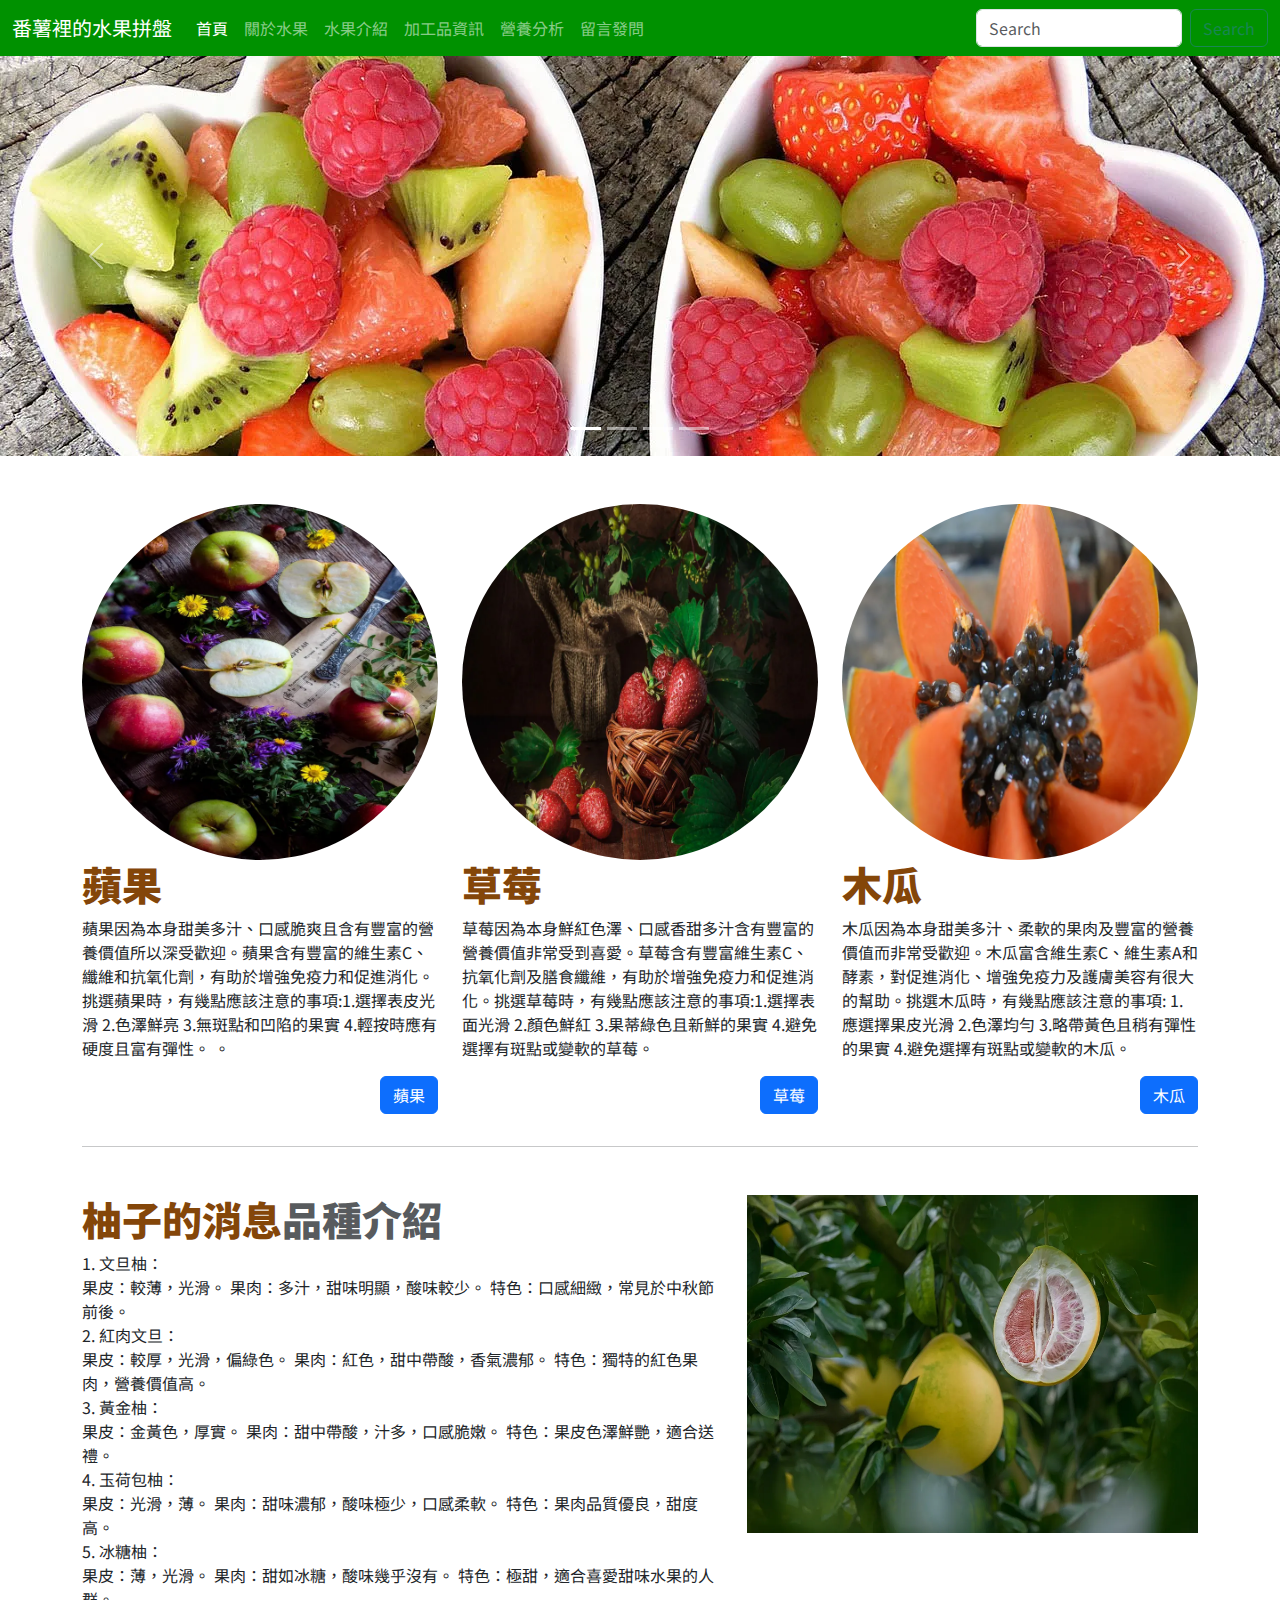
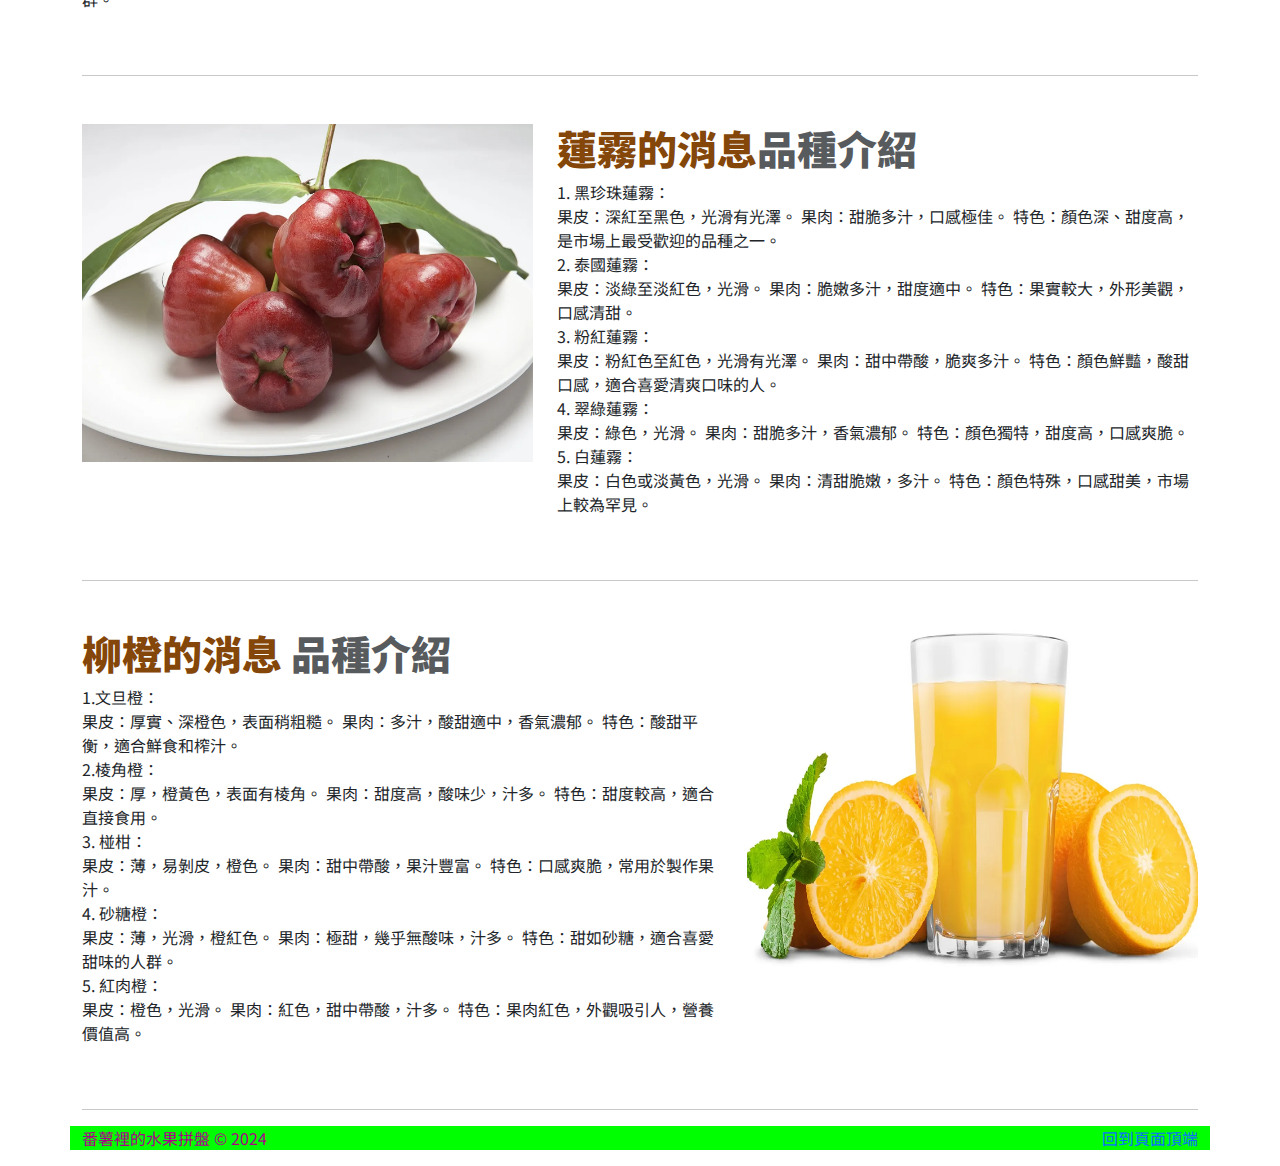
<file: index.html>
<!-- 宣告HTML5網頁文件 -->
<!DOCTYPE html>

<!-- 網頁所屬的地區語言、根元素 -->
<html lang="zh-Hant-tw">

    <!-- 網頁檔頭，每一列meta內容沒有照順序都沒關係 -->
<head>
    <!-- 中繼標籤，網頁文件編碼 -->
    <meta charset="UTF-8">

    <!-- RWD響應是網站，媒體查詢，自動調整版面符合裝置(電腦/手機) -->
    <meta name="viewport" content="width=device-width, initial-scale=1.0">

    <!-- 設定IE相容模式 -->
    <meta http-equiv="X-UA-Compatible" content="IE=edge" />

    <!-- 網站作者/擁有者 -->
    <meta name="author" content="番薯裡的水果拼盤">

    <!-- 網頁編輯器 -->
    <meta name="generator" content="VisualStudiocode">

    <!-- 網頁描述，簡單介紹網頁內容 -->
    <meta name="description" content="蘋果營養,草莓營養,木瓜營養,柚子品種,蓮霧品種,柳橙品種">

    <!-- 關鍵字，GOOGLE排除權重，其它收搜尋引擎仍然使用 -->
    <meta name="keywords" content="蘋果,草莓,木瓜,柚子,蓮霧,柳橙,品種介紹">
    <!-- favicon我的最愛(書籤)圖標 -->
    <link rel="shortcut icon" href="favicon.ico">


    <link href="https://cdn.jsdelivr.net/npm/bootstrap@5.3.3/dist/css/bootstrap.min.css" rel="stylesheet"     integrity="sha384-QWTKZyjpPEjISv5WaRU9OFeRpok6YctnYmDr5pNlyT2bRjXh0JMhjY6hW+ALEwIH" crossorigin="anonymous">

    <link rel="stylesheet" href="css/custom.css">






    <!-- 網頁標題 -->
    <title>番薯裡的水果拼盤-首頁Document</title>

<!-- 網頁結束 -->
</head>

<!-- GA追蹤分析 -->

<body>
<header>
       <!-- 導覽架構 -->
      <nav class="navbar navbar-expand-lg bg-dark navbar-dark">
        <div class="container-fluid">
          <a class="navbar-brand" href="index.html">番薯裡的水果拼盤</a>
          <button class="navbar-toggler" type="button" data-bs-toggle="collapse" data-bs-target="#navbarSupportedContent" aria-controls="navbarSupportedContent" aria-expanded="false" aria-label="Toggle navigation">
            <span class="navbar-toggler-icon"></span>
          </button>
          <div class="collapse navbar-collapse" id="navbarSupportedContent">

             <!-- 導覽按鈕列 -->
            <ul class="navbar-nav me-auto mb-2 mb-lg-0">
              <!-- 一個li代表一個按鈕 / 第一個li固定，第三個以後都複製第二個li改成和第二個一樣/因為總共有六個資料(圖檔)所以共有六個li--> 
              <li class="nav-item">
                <a class="nav-link active" aria-current="page" href="index.html">首頁</a>
              </li>
              <li class="nav-item">
                <a class="nav-link" href="about.html">關於水果</a>
              </li>
              <li class="nav-item">
                <a class="nav-link" href="viewpoint.html">水果介紹</a>
              </li>
              <li class="nav-item">
                <a class="nav-link" href="process.html">加工品資訊</a>
              </li>
              <li class="nav-item">
                <a class="nav-link" href="nutrient.html">營養分析</a>
              </li>
              <li class="nav-item">
                <a class="nav-link" href="https://toolkit.url.com.tw/bbs/index.php?email=bbs@trial-155898.url.tw" target="_blank">留言發問</a>
              </li>
            </ul>
              <!-- 表單，PHP -->
            <form class="d-flex" role="search">
              <input class="form-control me-2" type="search" placeholder="Search" aria-label="Search">
              <button class="btn btn-outline-success" type="submit">Search</button>
            </form>
          </div>
        </div>
      </nav>
</header>
<main>
      <div id="carouselExampleIndicators" class="carousel slide">
        <div class="carousel-indicators">
          <button type="button" data-bs-target="#carouselExampleIndicators" data-bs-slide-to="0" class="active" aria-current="true" aria-label="Slide 1"></button>
          <button type="button" data-bs-target="#carouselExampleIndicators" data-bs-slide-to="1" aria-label="Slide 2"></button>
          <button type="button" data-bs-target="#carouselExampleIndicators" data-bs-slide-to="2" aria-label="Slide 3"></button>
          <button type="button" data-bs-target="#carouselExampleIndicators" data-bs-slide-to="3" aria-label="Slide 4"></button>

        </div>
        <div class="carousel-inner">
          <div class="carousel-item active">
            <img src="images/1index/fresh-fruits-2305192_1920.webp" class="d-block w-100" alt="水果原樣" title="水果原樣">
          </div>
          <div class="carousel-item">
            <img src="images/1index/jam-428094_1920.webp" class="d-block w-100" alt="水果加工產品" title="水果加工產品">
          </div>
          <div class="carousel-item">
            <img src="images/1index/watermelon-2367029_1920.webp" class="d-block w-100" alt="水果雕刻" title="水果雕刻">
          </div>
          <div class="carousel-item">
            <img src="images/1index/drink_1280.webp" class="d-block w-100" alt="水果飲料" title="水果飲料">
          </div>
        </div>
        <button class="carousel-control-prev" type="button" data-bs-target="#carouselExampleIndicators" data-bs-slide="prev">
          <span class="carousel-control-prev-icon" aria-hidden="true"></span>
          <span class="visually-hidden">Previous</span>
        </button>
        <button class="carousel-control-next" type="button" data-bs-target="#carouselExampleIndicators" data-bs-slide="next">
          <span class="carousel-control-next-icon" aria-hidden="true"></span>
          <span class="visually-hidden">Next</span>
        </button>
      </div>
      <div class="container">

        <!-- 內文開頭 -->
        <div class="row">

<!-- 第一張圖編輯 -->
          <!-- 適用於中型設備排序0，上外距為5級(排序第一順位0~5共6級) -->
          <div class="col-lg-4 order-md-0 mt-5">
              <!-- 將原有的css<img class="card-img-top">改成以下，呈現:方形圖改成圓形圖-寬度-以100，再增加盲人用功能title及aria-label-->
               
              <a type="button"><img src="images/1index/a4.webp" class="rounded-circle w-100" alt="蘋果" title="蘋果" aria-label="蘋果" data-bs-toggle="modal" data-bs-target="#imageapple"> </a>

    <!-- Modal -->
      <div class="modal fade" id="imageapple" tabindex="-1" aria-labelledby="exampleModalLabel"aria-hidden="true">
        <div class="modal-dialog">
          <div class="modal-content">
            <div class="modal-header">
              <h5 class="modal-title">蘋果</h5>
              <button type="button" class="btn-close" data-bs-dismiss="modal" aria-label="Close"></button>
            </div>
          <div class="modal-body">
              <img src="images/1index/a4.webp" width="100%">
          </div>

            <div class="modal-footer">
              <button type="button" class="btn btn-secondary" data-bs-dismiss="modal">關閉</button>
            </div>
          </div>
        </div>
      </div>
              <div class="card-body">
                <!-- 原本h5 改h2 ；原本"card-title"刪掉 -->
                <h2 class="">蘋果</h2>
                <p class="card-text">蘋果因為本身甜美多汁、口感脆爽且含有豐富的營養價值所以深受歡迎。蘋果含有豐富的維生素C、纖維和抗氧化劑，有助於增強免疫力和促進消化。挑選蘋果時，有幾點應該注意的事項:1.選擇表皮光滑 2.色澤鮮亮 3.無斑點和凹陷的果實 4.輕按時應有硬度且富有彈性。
                  。</p>
                <!-- 在最前面新增<p class="text"></p> 因為a href超連結按鈕、無法設定對齊(需要透過外層的p標籤)再加入網址 -->
                <p class="text-end"><a href="https://www.gogo-taiwanfarm.org/fruitall/" target="_blank" class="btn btn-primary"role=button data-bs-toggle="tooltip" data-bs-placement="top" data-bs-title="即將離開">蘋果</a></p>
              </div>
          </div>


 <!-- 以下第二張圖是由第一張圖的內容複製再更改主題內容 -->
          <div class="col-lg-4 order-md-1 mt-5">
            <a type="button"><img src="images/1index/s3.webp" class="rounded-circle w-100" alt="草莓" title="草莓" aria-label="草莓"data-bs-toggle="modal" data-bs-target="#imagestrawberry"> </a>

    <!-- Modal -->
    <div class="modal fade" id="imagestrawberry" tabindex="-1" aria-labelledby="exampleModalLabel" aria-hidden="true">
      <div class="modal-dialog">
        <div class="modal-content">
          <div class="modal-header">
            <h5 class="modal-title">草莓</h5>
            <button type="button" class="btn-close" data-bs-dismiss="modal" aria-label="Close"></button>
          </div>
          <div class="modal-body">
            <img src="images/1index/s3.webp" width="100%">
          </div>
            <div class="modal-footer">
              <button type="button" class="btn btn-secondary" data-bs-dismiss="modal">關閉</button>
            </div>
        </div>
      </div>
    </div>
            

          <div class="card-body">
                <h2>草莓</h2>
                
            <p class="card-text">草莓因為本身鮮紅色澤、口感香甜多汁含有豐富的營養價值非常受到喜愛。草莓含有豐富維生素C、抗氧化劑及膳食纖維，有助於增強免疫力和促進消化。挑選草莓時，有幾點應該注意的事項:1.選擇表面光滑 2.顏色鮮紅 3.果蒂綠色且新鮮的果實 4.避免選擇有斑點或變軟的草莓。</p>
            <p class="text-end"><a href="https://www.gogo-taiwanfarm.org/fruitall/" target="_blank" class="btn btn-primary"role=button data-bs-toggle="tooltip" data-bs-placement="top" data-bs-title="即將離開">草莓</a></p>
          </div>
          </div>
          

<!-- 以下第三張圖是由第一張圖的內容複製再更改主題內容 -->
        <div class="col-lg-4 order-md-2 mt-5">
          <a type="button"><img src="images/1index/p5.webp" class="rounded-circle w-100" alt="木瓜" title="木瓜" aria-label="木瓜"data-bs-toggle="modal" data-bs-target="#imagepawpaw"> </a>

     <!-- Modal -->
    <div class="modal fade" id="imagepawpaw" tabindex="-1" aria-labelledby="exampleModalLabel" aria-hidden="true">
      <div class="modal-dialog">
        <div class="modal-content">
          <div class="modal-header">
            <h5 class="modal-title">木瓜</h5>
            <button type="button" class="btn-close" data-bs-dismiss="modal" aria-label="Close"></button>
          </div>
        <div class="modal-body">
            <img src="images/1index/p5.webp" width="100%">
        </div>

      <div class="modal-footer">
          <button type="button" class="btn btn-secondary" data-bs-dismiss="modal">關閉</button>
      </div>
        </div>
      </div>
    </div>
    <div class="card-body">
               <h2>木瓜</h2>
               <p class="card-text">木瓜因為本身甜美多汁、柔軟的果肉及豐富的營養價值而非常受歡迎。木瓜富含維生素C、維生素A和酵素，對促進消化、增強免疫力及護膚美容有很大的幫助。挑選木瓜時，有幾點應該注意的事項: 1.應選擇果皮光滑 2.色澤均勻 3.略帶黃色且稍有彈性的果實 4.避免選擇有斑點或變軟的木瓜。</p>
               <p class="text-end"><a href="https://www.gogo-taiwanfarm.org/fruitall/" target="_blank" class="btn btn-primary"role=button data-bs-toggle="tooltip" data-bs-placement="top" data-bs-title="即將離開">
                木瓜</a></p>

        </div>
         </div>
      </div>
        <!-- 分行線 -->
        <hr>

        <!-- 第四個文案 -->
<div class="row my-5">
  <div class="col-md-7">
   <h2>柚子的消息<span class="text-muted">品種介紹</span></h2>
   <p>1. 文旦柚：<br>
  	果皮：較薄，光滑。
  	果肉：多汁，甜味明顯，酸味較少。
  	特色：口感細緻，常見於中秋節前後。<br>
2. 紅肉文旦：<br>
  	果皮：較厚，光滑，偏綠色。
  	果肉：紅色，甜中帶酸，香氣濃郁。
  	特色：獨特的紅色果肉，營養價值高。<br>
3. 黃金柚：<br>
   	果皮：金黃色，厚實。
   	果肉：甜中帶酸，汁多，口感脆嫩。
   	特色：果皮色澤鮮艷，適合送禮。<br>
4. 玉荷包柚：<br>
   	果皮：光滑，薄。
   	果肉：甜味濃郁，酸味極少，口感柔軟。
   	特色：果肉品質優良，甜度高。<br>
5. 冰糖柚：<br>
   	果皮：薄，光滑。
   	果肉：甜如冰糖，酸味幾乎沒有。
   	特色：極甜，適合喜愛甜味水果的人群。</p>
  </div>
  <div class="col-md-5">
    <img src="images/1index/po2.webp" alt="柚子的消息" class="img-fluid mx-auto" aria-label="柚子的消息">
  </div>
</div>
<hr>

<div class="row my-5">
  <div class="col-md-7 order-md-1">
     <h2>蓮霧的消息<span class="text-muted">品種介紹</span></h2>
     <p>1. 黑珍珠蓮霧：<br>
      果皮：深紅至黑色，光滑有光澤。
      果肉：甜脆多汁，口感極佳。
      特色：顏色深、甜度高，是市場上最受歡迎的品種之一。<br>
 2. 泰國蓮霧：<br>
      果皮：淡綠至淡紅色，光滑。
      果肉：脆嫩多汁，甜度適中。
      特色：果實較大，外形美觀，口感清甜。<br>
 3. 粉紅蓮霧：<br>
      果皮：粉紅色至紅色，光滑有光澤。
      果肉：甜中帶酸，脆爽多汁。
      特色：顏色鮮豔，酸甜口感，適合喜愛清爽口味的人。<br>
 4. 翠綠蓮霧：<br>
      果皮：綠色，光滑。
      果肉：甜脆多汁，香氣濃郁。
      特色：顏色獨特，甜度高，口感爽脆。<br>
 5. 白蓮霧：<br>
      果皮：白色或淡黃色，光滑。
      果肉：清甜脆嫩，多汁。
      特色：顏色特殊，口感甜美，市場上較為罕見。</p>
  </div>
  <div class="col-md-5 order-md-0">
      <img src="images/1index/w1.webp" alt="蓮霧的消息" class="img-fluid mx-auto" aria-label="蓮霧的消息">
  </div>
</div>
  <hr>
  
<div class="row my-5">
  <div class="col-md-7">
      <h2>柳橙的消息 <span class="text-muted">品種介紹</span></h2>
       <p>1.文旦橙：<br>
        果皮：厚實、深橙色，表面稍粗糙。
        果肉：多汁，酸甜適中，香氣濃郁。
        特色：酸甜平衡，適合鮮食和榨汁。<br>
      2.棱角橙：<br>
           果皮：厚，橙黃色，表面有棱角。
           果肉：甜度高，酸味少，汁多。
           特色：甜度較高，適合直接食用。<br>
      3. 椪柑：<br>
           果皮：薄，易剝皮，橙色。
           果肉：甜中帶酸，果汁豐富。
           特色：口感爽脆，常用於製作果汁。<br>
      4. 砂糖橙：<br>
           果皮：薄，光滑，橙紅色。
           果肉：極甜，幾乎無酸味，汁多。
         特色：甜如砂糖，適合喜愛甜味的人群。<br>
      5. 紅肉橙：<br>
           果皮：橙色，光滑。
           果肉：紅色，甜中帶酸，汁多。
           特色：果肉紅色，外觀吸引人，營養價值高。</p>
  </div>
  <div class="col-md-5">
      <img src="images/1index/o2.webp" alt="橘子的消息" class="img-fluid mx-auto" aria-label="橘子的消息">
  </div>
</div>
    <hr>
  </div>  
      <footer class="container">
        <p class="float-end"><a href="#top">回到頁面頂端</a></p>
        <p>番薯裡的水果拼盤 &copy; 2024</p>

      </footer>
</main>




    <script src="https://cdn.jsdelivr.net/npm/bootstrap@5.3.3/dist/js/bootstrap.bundle.min.js" 
    
    integrity="sha384-YvpcrYf0tY3lHB60NNkmXc5s9fDVZLESaAA55NDzOxhy9GkcIdslK1eN7N6jIeHz" crossorigin="anonymous"></script>

    <!-- Tooltips改版前 -->
<!-- <script>
    $(function () { $(`[data-toggle="tooltip"]`).tooltip()})
</script> -->


<!-- Tooltips改版後 -->
<script>
  var tooltipTriggerList = [].slice.call(document.querySelectorAll('[data-bs-toggle="tooltip"]'))
  var tooltipList = tooltipTriggerList.map(function (tooltipTriggerEl) {
  return new bootstrap.Tooltip(tooltipTriggerEl)
  })
</script>




</body>
</html>
</file>
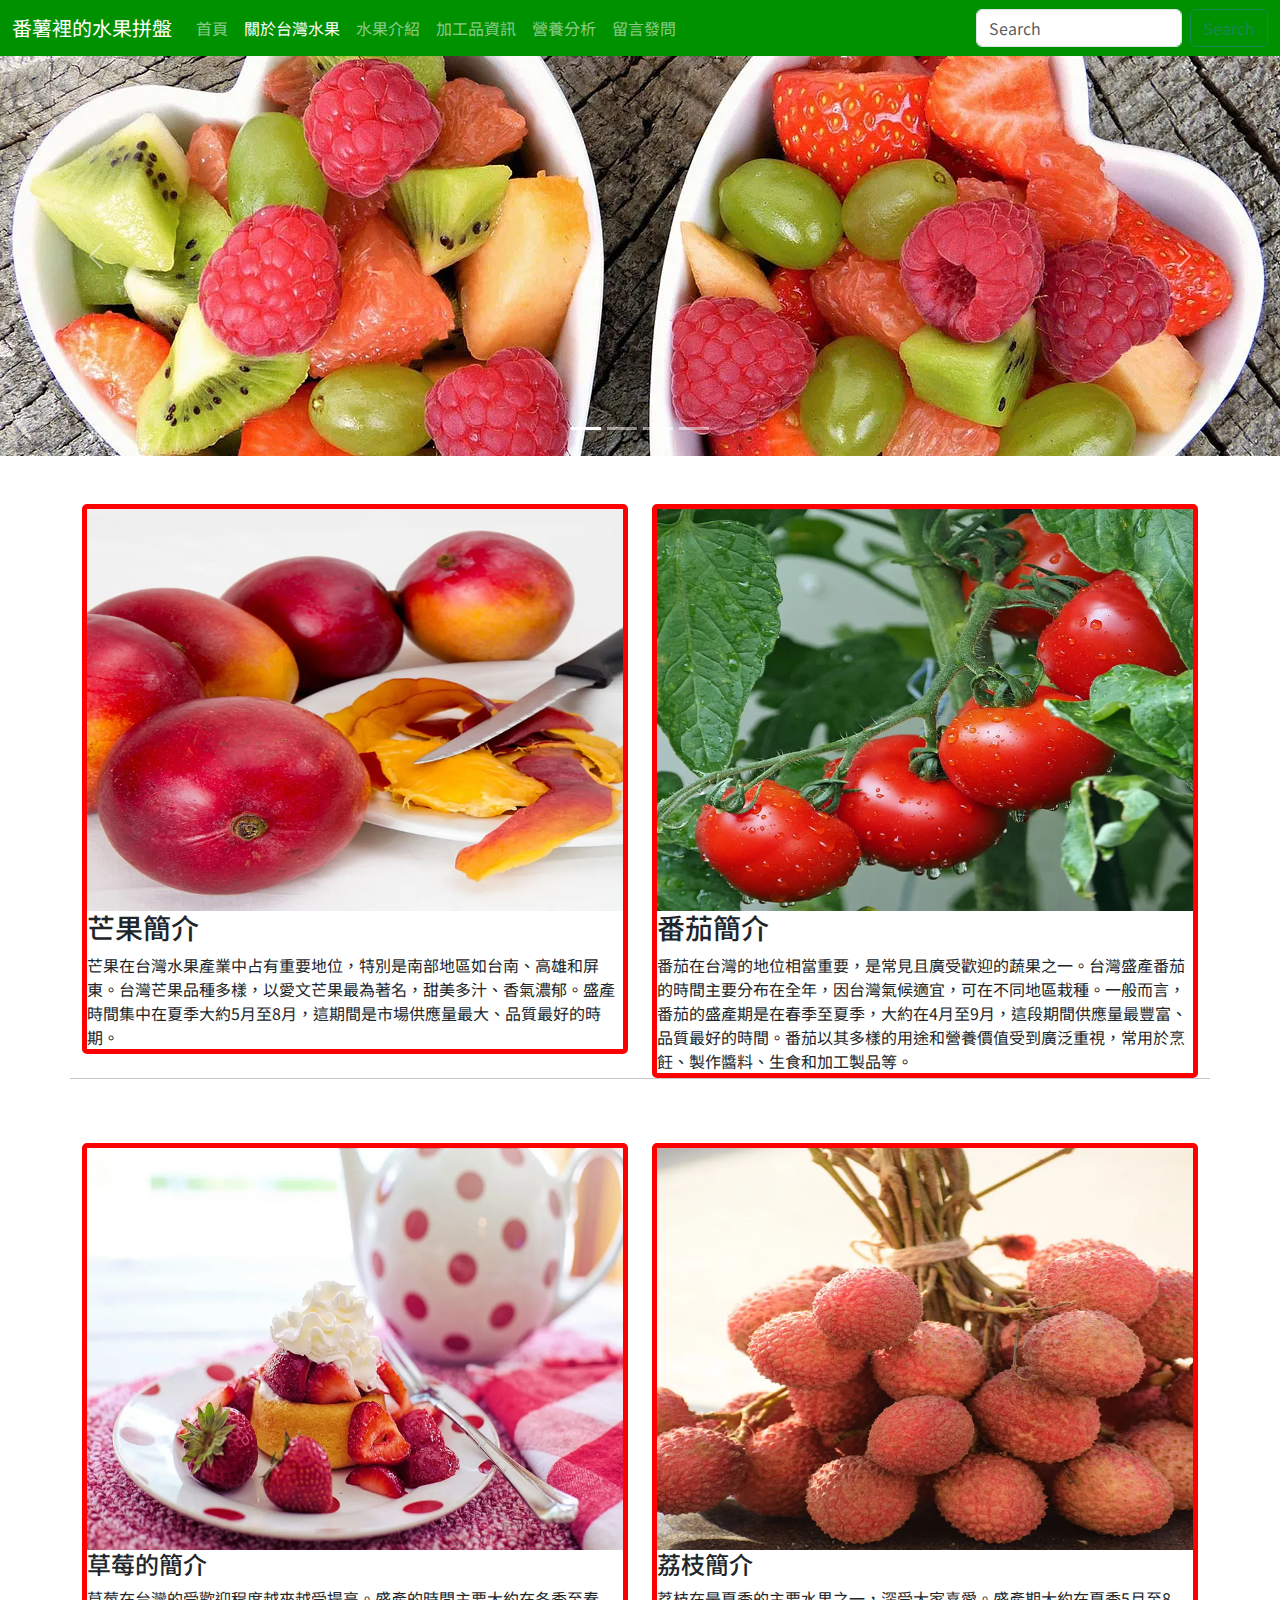
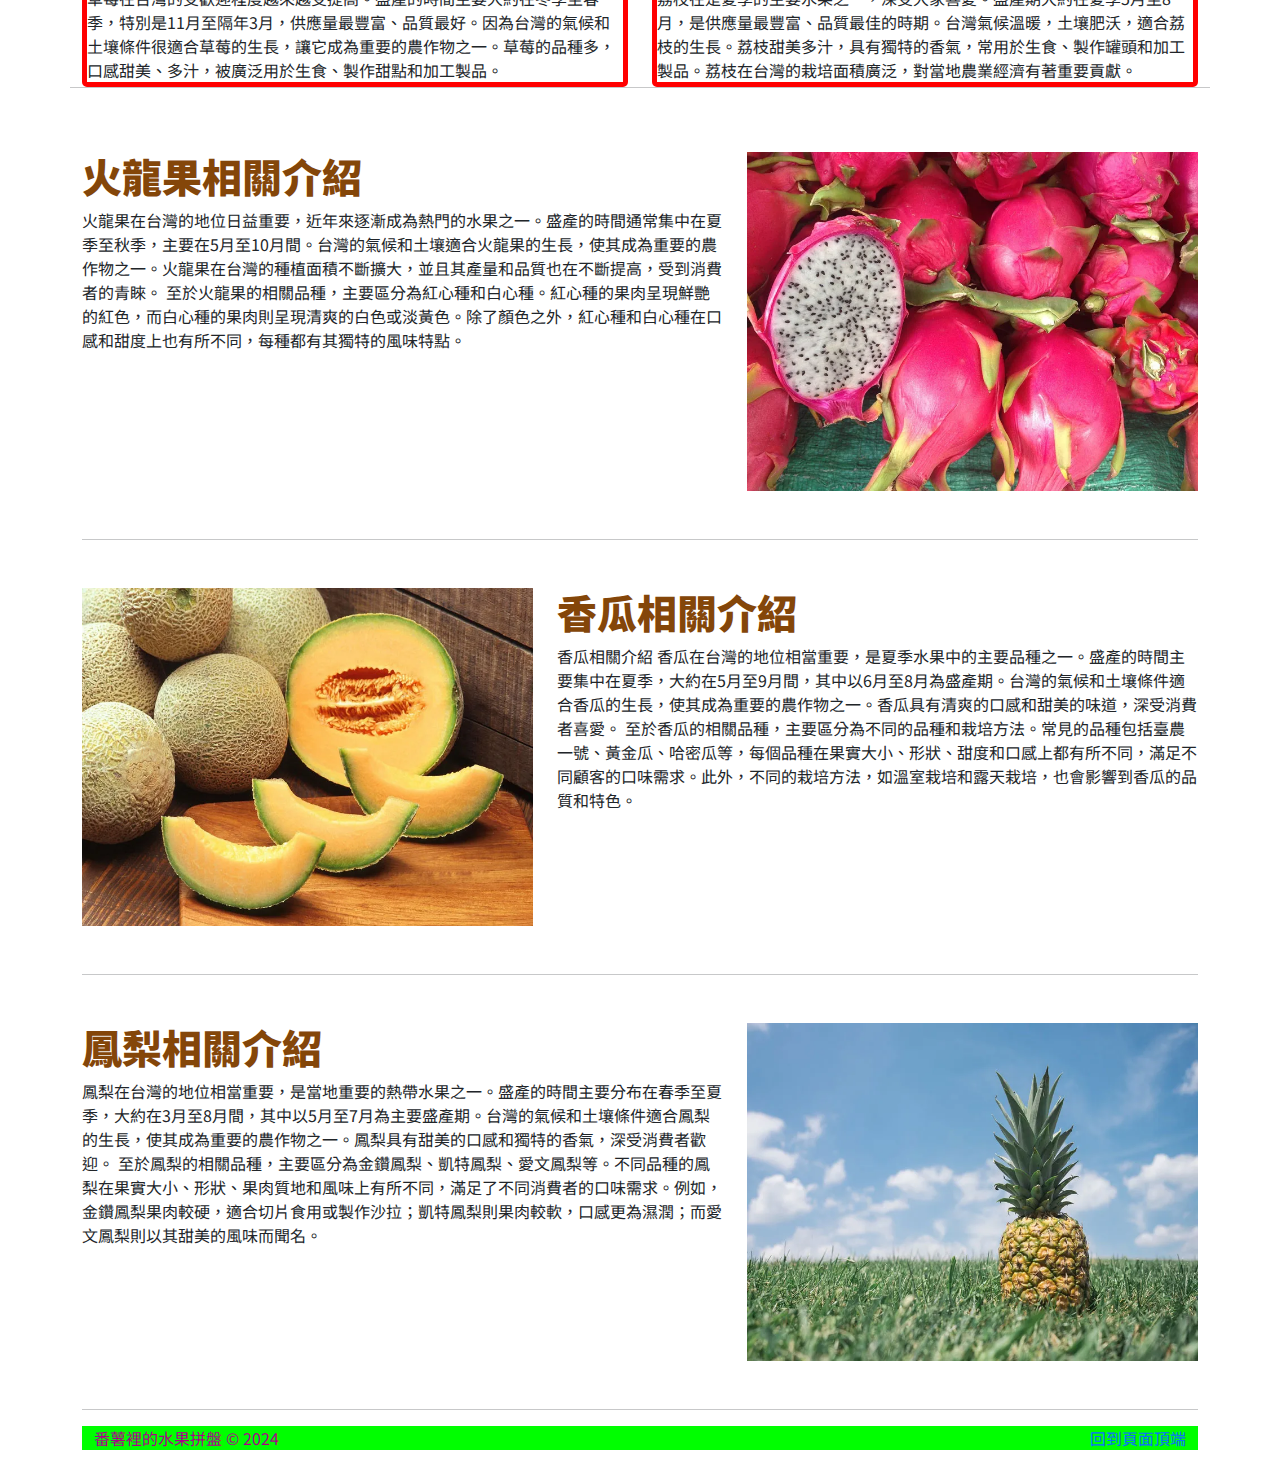
<file: about.html>
<!-- 宣告HTML5網頁文件 -->
<!DOCTYPE html>

<!-- 網頁所屬的地區語言、根元素 -->
<html lang="zh-Hant-tw">

    <!-- 網頁檔頭，每一列meta內容沒有照順序都沒關係 -->
<head>
    <!-- 中繼標籤，網頁文件編碼 -->
    <meta charset="UTF-8">

    <!-- RWD響應是網站，媒體查詢，自動調整版面符合裝置(電腦/手機) -->
    <meta name="viewport" content="width=device-width, initial-scale=1.0">

    <!-- 設定IE相容模式 -->
    <meta http-equiv="X-UA-Compatible" content="IE=edge" />

    <!-- 網站作者/擁有者 -->
    <meta name="author" content="番薯裡的水果拼盤">

    <!-- 網頁編輯器 -->
    <meta name="generator" content="VisualStudiocode">

    <!-- 網頁描述，簡單介紹網頁內容 -->
    <meta name="description" content="維基百科記著台灣水果,蘋果：圓形或稍扁，表面光滑，色彩多樣。草莓：小型圓錐形，鮮紅色，果肉鮮嫩，帶有香氣。柚子：大型圓形，黃色或淡綠色，果肉多汁微苦。蓮霧：橢圓形，果皮透明，色彩多樣，果肉清爽多汁。">

    <!-- 關鍵字，GOOGLE排除權重，其它收搜尋引擎仍然使用 -->
    <meta name="keywords" content="維基百科,番薯裡的水果拼盤,水果拼盤,水果品質, 水果簡介, 四季水果, 水果禮盒, 水果分類, 新鮮, 受歡迎台灣各地產地新聞, 科學管理, 農業, 價格">

    <link href="https://cdn.jsdelivr.net/npm/bootstrap@5.3.3/dist/css/bootstrap.min.css" rel="stylesheet"     integrity="sha384-QWTKZyjpPEjISv5WaRU9OFeRpok6YctnYmDr5pNlyT2bRjXh0JMhjY6hW+ALEwIH" crossorigin="anonymous">

    <link rel="stylesheet" href="css/custom.css">

    <!-- favicon我的最愛(書籤)圖標 -->
    <link rel="shortcut icon" href="favicon.ico">

   <!-- GA追蹤分析 --> 
<!-- Google tag (gtag.js) -->
<script async src="https://www.googletagmanager.com/gtag/js?id=G-BMGVXTWHJG"></script>
<script>
  window.dataLayer = window.dataLayer || [];
  function gtag(){dataLayer.push(arguments);}
  gtag('js', new Date());

  gtag('config', 'G-BMGVXTWHJG');
</script>





    <!-- 網頁標題 -->
    <title>番薯裡的水果拼盤-關於水果about</title>

<!-- 網頁結束 -->
</head>

<!-- GA追蹤分析 -->

<body>
<header>
       <!-- 導覽架構 -->
      <nav class="navbar navbar-expand-lg bg-dark navbar-dark">
        <div class="container-fluid">
          <a class="navbar-brand" href="index.html">番薯裡的水果拼盤</a>
          <button class="navbar-toggler" type="button" data-bs-toggle="collapse" data-bs-target="#navbarSupportedContent" aria-controls="navbarSupportedContent" aria-expanded="false" aria-label="Toggle navigation">
            <span class="navbar-toggler-icon"></span>
          </button>
          <div class="collapse navbar-collapse" id="navbarSupportedContent">

             <!-- 導覽按鈕列 -->
            <ul class="navbar-nav me-auto mb-2 mb-lg-0">
              <!-- 一個li代表一個按鈕 / 第一個li固定，第三個以後都複製第二個li改成和第二個一樣/因為總共有六個資料(圖檔)所以共有六個li--> 
              <li class="nav-item">
                <a class="nav-link "  href="index.html">首頁</a>
              </li>
              <li class="nav-item">
                <a class="nav-link active" aria-current="page" href="about.html">關於台灣水果</a>
              </li>
              <li class="nav-item">
                <a class="nav-link" href="viewpoint.html">水果介紹</a>
              </li>
              <li class="nav-item">
                <a class="nav-link" href="process.html">加工品資訊</a>
              </li>
              <li class="nav-item">
                <a class="nav-link" href="nutrient.html">營養分析</a>
              </li>
              <li class="nav-item">
                <a class="nav-link" href="https://toolkit.url.com.tw/bbs/index.php?email=bbs@trial-155898.url.tw" target="_blank">留言發問</a>
              </li>
            </ul>

              <!-- 表單，PHP -->
            <form class="d-flex" role="search">
              <input class="form-control me-2" type="search" placeholder="Search" aria-label="Search">
              <button class="btn btn-outline-success" type="submit">Search</button>
            </form>
          </div>
        </div>
      </nav>
</header>
    <main>
      <div id="carouselExampleIndicators" class="carousel slide">
        <div class="carousel-indicators">
          <button type="button" data-bs-target="#carouselExampleIndicators" data-bs-slide-to="0" class="active" aria-current="true" aria-label="Slide 1"></button>
          <button type="button" data-bs-target="#carouselExampleIndicators" data-bs-slide-to="1" aria-label="Slide 2"></button>
          <button type="button" data-bs-target="#carouselExampleIndicators" data-bs-slide-to="2" aria-label="Slide 3"></button>
          <button type="button" data-bs-target="#carouselExampleIndicators" data-bs-slide-to="3" aria-label="Slide 4"></button>

        </div>
        <div class="carousel-inner">
          <div class="carousel-item active">
            <img src="images/1index/fresh-fruits-2305192_1920.webp" class="d-block w-100" alt="水果原樣" title="水果原樣">
          </div>
          <div class="carousel-item">
            <img src="images/1index/jam-428094_1920.webp" class="d-block w-100" alt="水果加工產品" title="水果加工產品">
          </div>
          <div class="carousel-item">
            <img src="images/1index/watermelon-2367029_1920.webp" class="d-block w-100" alt="水果雕刻" title="水果雕刻">
          </div>
          <div class="carousel-item">
            <img src="images/1index/drink_1280.webp" class="d-block w-100" alt="水果飲料" title="水果飲料">
          </div>
        </div>
        <button class="carousel-control-prev" type="button" data-bs-target="#carouselExampleIndicators" data-bs-slide="prev">
          <span class="carousel-control-prev-icon" aria-hidden="true"></span>
          <span class="visually-hidden">Previous</span>
        </button>
        <button class="carousel-control-next" type="button" data-bs-target="#carouselExampleIndicators" data-bs-slide="next">
          <span class="carousel-control-next-icon" aria-hidden="true"></span>
          <span class="visually-hidden">Next</span>
        </button>
      </div>
<div class="container">
    <div class="row">
        <div class="col-lg-6">
            <div class="card-custom mt-5">
              <img src="images/2about/m2.webp" class="card-img-top" alt="芒果簡介" title="芒果簡介" aria-label="芒果簡介">
                    <div class="card-body">
                        <h3 class="">芒果簡介</h3>
                        <p class="card-text">芒果在台灣水果產業中占有重要地位，特別是南部地區如台南、高雄和屏東。台灣芒果品種多樣，以愛文芒果最為著名，甜美多汁、香氣濃郁。盛產時間集中在夏季大約5月至8月，這期間是市場供應量最大、品質最好的時期。</p>
                    </div>
            </div>
        </div>

        <div class="col-lg-6">
            <div class="card-custom mt-5">
              <img src="images/2about/f2.webp" class="card-img-top" alt="番茄簡介" title="番茄簡介" aria-label="番茄簡介">
                    <div class="card-body">
                      <h3 class="">番茄簡介</h3>
                      <p class="card-text">番茄在台灣的地位相當重要，是常見且廣受歡迎的蔬果之一。台灣盛產番茄的時間主要分布在全年，因台灣氣候適宜，可在不同地區栽種。一般而言，番茄的盛產期是在春季至夏季，大約在4月至9月，這段期間供應量最豐富、品質最好的時間。番茄以其多樣的用途和營養價值受到廣泛重視，常用於烹飪、製作醬料、生食和加工製品等。</p>
                    </div>
            </div>
        </div> 
<hr>
        <div class="col-lg-6">
            <div class="card-custom mt-5">
               <img src="images/2about/s1.webp" class="card-img-top" alt="草莓的簡介" title="草莓的簡介" aria-label="草莓的簡介">
                    <div class="card-body">
                    <h4 class="">草莓的簡介</h4>
                      <p class="card-text">草莓在台灣的受歡迎程度越來越受提高。盛產的時間主要大約在冬季至春季，特別是11月至隔年3月，供應量最豐富、品質最好。因為台灣的氣候和土壤條件很適合草莓的生長，讓它成為重要的農作物之一。草莓的品種多，口感甜美、多汁，被廣泛用於生食、製作甜點和加工製品。</p>
                    </div>
                </div>
            </div>

        <div class="col-lg-6">
            <div class="card-custom mt-5">
               <img src="images/2about/l2.webp" class="card-img-top" alt="荔枝簡介" title="荔枝簡介" aria-label="荔枝簡介">
                    <div class="card-body">
                      <h4 class="">荔枝簡介</h4>
                      <p class="card-text">荔枝在是夏季的主要水果之一，深受大家喜愛。盛產期大約在夏季5月至8月，是供應量最豐富、品質最佳的時期。台灣氣候溫暖，土壤肥沃，適合荔枝的生長。荔枝甜美多汁，具有獨特的香氣，常用於生食、製作罐頭和加工製品。荔枝在台灣的栽培面積廣泛，對當地農業經濟有著重要貢獻。</p>
                    </div>
            </div>
         </div>
        <!-- 分行線 -->
        <hr>
    </div>

        <!-- 第四個文案 -->
<div class="row my-5">
      <div class="col-md-7">
        <h2>火龍果相關介紹</h2>
        <p>火龍果在台灣的地位日益重要，近年來逐漸成為熱門的水果之一。盛產的時間通常集中在夏季至秋季，主要在5月至10月間。台灣的氣候和土壤適合火龍果的生長，使其成為重要的農作物之一。火龍果在台灣的種植面積不斷擴大，並且其產量和品質也在不斷提高，受到消費者的青睞。
          至於火龍果的相關品種，主要區分為紅心種和白心種。紅心種的果肉呈現鮮艷的紅色，而白心種的果肉則呈現清爽的白色或淡黃色。除了顏色之外，紅心種和白心種在口感和甜度上也有所不同，每種都有其獨特的風味特點。</p>
      </div>
      <div class="col-md-5">
          <img src="images/2about/d2.webp" alt="火龍果相關介紹" class="img-fluid mx-auto" aria-label="火龍果相關介紹">
      </div>  
</div>
 
  <hr>

<div class="row my-5">
      <div class="col-md-7 order-md-1">
          <h2>香瓜相關介紹</h2>
          <p>香瓜相關介紹
            香瓜在台灣的地位相當重要，是夏季水果中的主要品種之一。盛產的時間主要集中在夏季，大約在5月至9月間，其中以6月至8月為盛產期。台灣的氣候和土壤條件適合香瓜的生長，使其成為重要的農作物之一。香瓜具有清爽的口感和甜美的味道，深受消費者喜愛。
            至於香瓜的相關品種，主要區分為不同的品種和栽培方法。常見的品種包括臺農一號、黃金瓜、哈密瓜等，每個品種在果實大小、形狀、甜度和口感上都有所不同，滿足不同顧客的口味需求。此外，不同的栽培方法，如溫室栽培和露天栽培，也會影響到香瓜的品質和特色。</p>
      </div>
      <div class="col-md-5 order-md-0">
           <img src="images/2about/mu2.webp" alt="香瓜相關介紹" class="img-fluid mx-auto" aria-label="香瓜相關介紹">
       </div>
</div>
  <hr>
  
<div class="row my-5">
      <div class="col-md-7">
          <h2>鳳梨相關介紹</h2>
          <p>鳳梨在台灣的地位相當重要，是當地重要的熱帶水果之一。盛產的時間主要分布在春季至夏季，大約在3月至8月間，其中以5月至7月為主要盛產期。台灣的氣候和土壤條件適合鳳梨的生長，使其成為重要的農作物之一。鳳梨具有甜美的口感和獨特的香氣，深受消費者歡迎。
            至於鳳梨的相關品種，主要區分為金鑽鳳梨、凱特鳳梨、愛文鳳梨等。不同品種的鳳梨在果實大小、形狀、果肉質地和風味上有所不同，滿足了不同消費者的口味需求。例如，金鑽鳳梨果肉較硬，適合切片食用或製作沙拉；凱特鳳梨則果肉較軟，口感更為濕潤；而愛文鳳梨則以其甜美的風味而聞名。</p>
      </div>
      <div class="col-md-5">
            <img src="images/2about/pi2.webp" alt="鳳梨相關介紹" class="img-fluid mx-auto" aria-label="鳳梨相關介紹">
       </div>
</div>
  <hr>


      <footer class="container">
        <p class="float-end"><a href="#top">回到頁面頂端</a></p>
        <p>番薯裡的水果拼盤 &copy; 2024</p>

      </footer>
    </main>




    <script src="https://cdn.jsdelivr.net/npm/bootstrap@5.3.3/dist/js/bootstrap.bundle.min.js" integrity="sha384-YvpcrYf0tY3lHB60NNkmXc5s9fDVZLESaAA55NDzOxhy9GkcIdslK1eN7N6jIeHz" crossorigin="anonymous"></script>
</body>
</html>
</file>
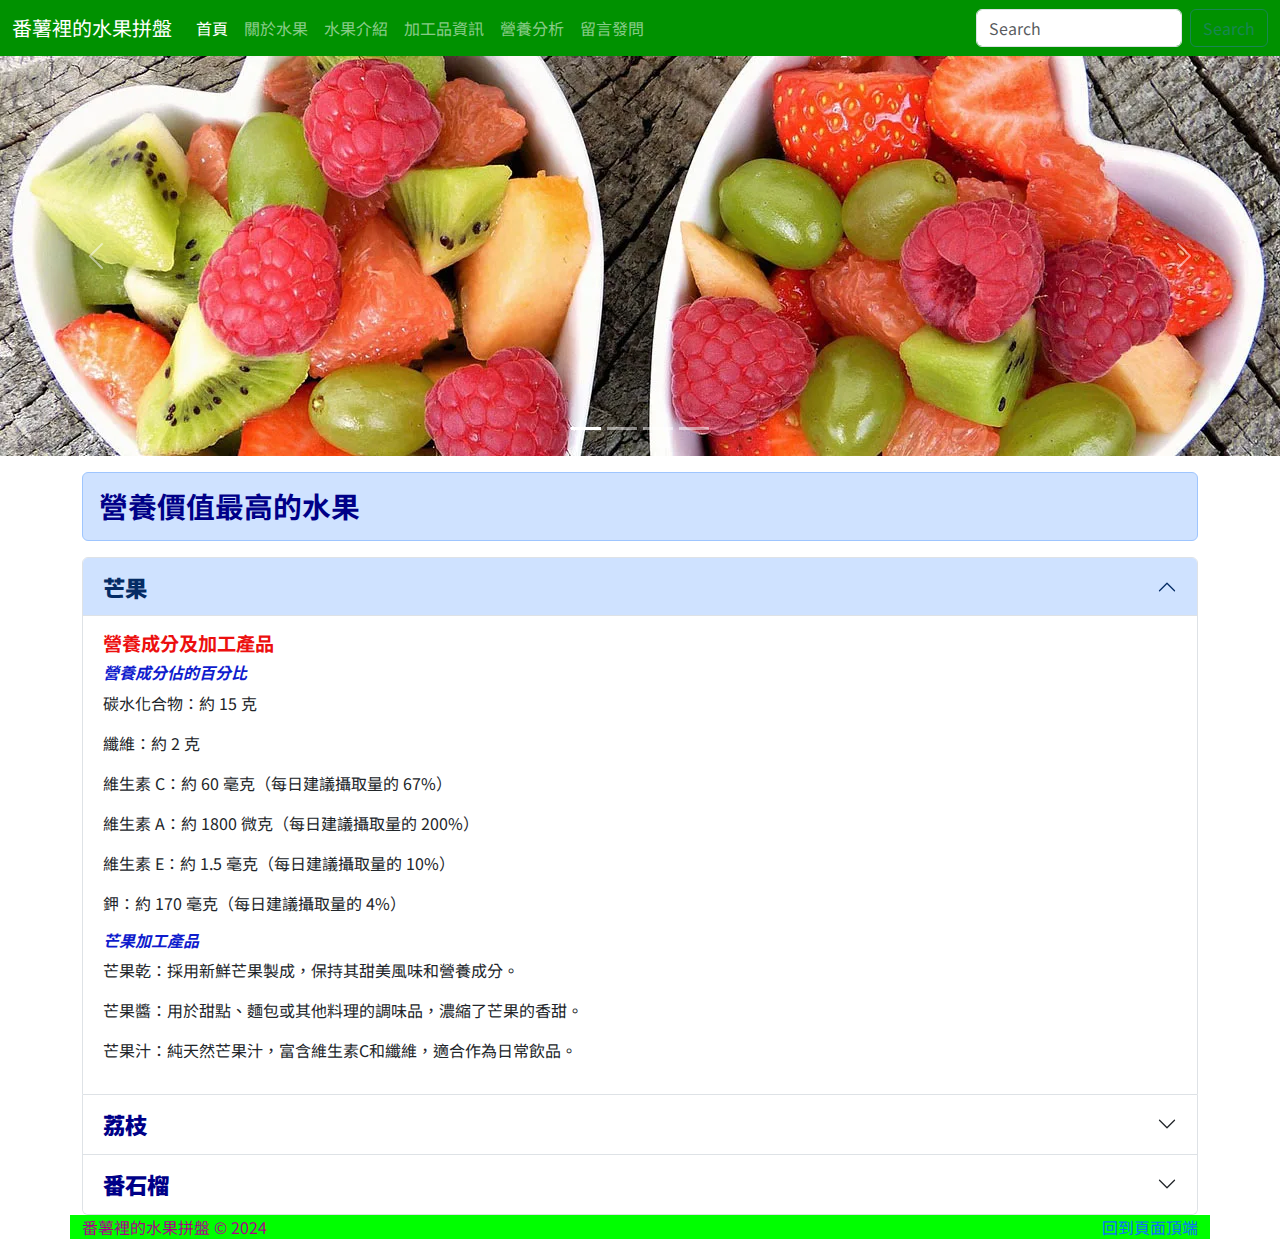
<file: accordion.html>
<!-- 宣告HTML5網頁文件 -->
<!DOCTYPE html>

<!-- 網頁所屬的地區語言、根元素 -->
<html lang="zh-Hant-tw">

    <!-- 網頁檔頭，每一列meta內容沒有照順序都沒關係 -->
<head>
    <!-- 中繼標籤，網頁文件編碼 -->
    <meta charset="UTF-8">

    <!-- RWD響應是網站，媒體查詢，自動調整版面符合裝置(電腦/手機) -->
    <meta name="viewport" content="width=device-width, initial-scale=1.0">

    <!-- 設定IE相容模式 -->
    <meta http-equiv="X-UA-Compatible" content="IE=edge" />

    <!-- 網站作者/擁有者 -->
    <meta name="author" content="番薯裡的水果拼盤">

    <!-- 網頁編輯器 -->
    <meta name="generator" content="VisualStudiocode">

    <!-- 網頁描述，簡單介紹網頁內容 -->
    <meta name="description" content="">

    <!-- 關鍵字，GOOGLE排除權重，其它收搜尋引擎仍然使用 -->
    <meta name="keywords" content="">

    <link href="https://cdn.jsdelivr.net/npm/bootstrap@5.3.3/dist/css/bootstrap.min.css" rel="stylesheet"     integrity="sha384-QWTKZyjpPEjISv5WaRU9OFeRpok6YctnYmDr5pNlyT2bRjXh0JMhjY6hW+ALEwIH" crossorigin="anonymous">

    <link rel="stylesheet" href="css/custom.css">

    <!-- favicon我的最愛(書籤)圖標 -->
<link rel="shortcut icon" href="favicon.ico">

<!-- GA追蹤分析 -->
<!-- Google tag (gtag.js) -->
<script async src="https://www.googletagmanager.com/gtag/js?id=G-BMGVXTWHJG"></script>
<script>
  window.dataLayer = window.dataLayer || [];
  function gtag(){dataLayer.push(arguments);}
  gtag('js', new Date());

  gtag('config', 'G-BMGVXTWHJG');
</script>



    <!-- 網頁標題 -->
    <title>番薯裡的水果拼盤-accordion</title>

<!-- 網頁結束 -->
</head>

<!-- GA追蹤分析 -->

<body>
<header>
       <!-- 導覽架構 -->
      <nav class="navbar navbar-expand-lg bg-dark navbar-dark">
        <div class="container-fluid">
          <a class="navbar-brand" href="index.html">番薯裡的水果拼盤</a>
          <button class="navbar-toggler" type="button" data-bs-toggle="collapse" data-bs-target="#navbarSupportedContent" aria-controls="navbarSupportedContent" aria-expanded="false" aria-label="Toggle navigation">
            <span class="navbar-toggler-icon"></span>
          </button>
          <div class="collapse navbar-collapse" id="navbarSupportedContent">

             <!-- 導覽按鈕列 -->
            <ul class="navbar-nav me-auto mb-2 mb-lg-0">
              <!-- 一個li代表一個按鈕 / 第一個li固定，第三個以後都複製第二個li改成和第二個一樣/因為總共有六個資料(圖檔)所以共有六個li--> 
              <li class="nav-item">
                <a class="nav-link active" aria-current="page" href="index.html">首頁</a>
              </li>
              <li class="nav-item">
                <a class="nav-link" href="about.html">關於水果</a>
              </li>
              <li class="nav-item">
                <a class="nav-link" href="viewpoint.html">水果介紹</a>
              </li>
              <li class="nav-item">
                <a class="nav-link" href="process.html">加工品資訊</a>
              </li>
              <li class="nav-item">
                <a class="nav-link" href="nutrient.html">營養分析</a>
              </li>
              <li class="nav-item">
                <a class="nav-link" href="https://toolkit.url.com.tw/bbs/index.php?email=bbs@trial-155898.url.tw" target="_blank">留言發問</a>
              </li>
            </ul>
              <!-- 表單，PHP -->
            <form class="d-flex" role="search">
              <input class="form-control me-2" type="search" placeholder="Search" aria-label="Search">
              <button class="btn btn-outline-success" type="submit">Search</button>
            </form>
          </div>
        </div>
      </nav>
</header>
    <main>
      <div id="carouselExampleIndicators" class="carousel slide">
        <div class="carousel-indicators">
          <button type="button" data-bs-target="#carouselExampleIndicators" data-bs-slide-to="0" class="active" aria-current="true" aria-label="Slide 1"></button>
          <button type="button" data-bs-target="#carouselExampleIndicators" data-bs-slide-to="1" aria-label="Slide 2"></button>
          <button type="button" data-bs-target="#carouselExampleIndicators" data-bs-slide-to="2" aria-label="Slide 3"></button>
          <button type="button" data-bs-target="#carouselExampleIndicators" data-bs-slide-to="3" aria-label="Slide 4"></button>

        </div>
        <div class="carousel-inner">
          <div class="carousel-item active">
            <img src="images/1index/fresh-fruits-2305192_1920.webp" class="d-block w-100" alt="水果原樣" title="水果原樣">
          </div>
          <div class="carousel-item">
            <img src="images/1index/jam-428094_1920.webp" class="d-block w-100" alt="水果加工產品" title="水果加工產品">
          </div>
          <div class="carousel-item">
            <img src="images/1index/watermelon-2367029_1920.webp" class="d-block w-100" alt="水果雕刻" title="水果雕刻">
          </div>
          <div class="carousel-item">
            <img src="images/1index/drink_1280.webp" class="d-block w-100" alt="水果飲料" title="水果飲料">
          </div>
        </div>
        <button class="carousel-control-prev" type="button" data-bs-target="#carouselExampleIndicators" data-bs-slide="prev">
          <span class="carousel-control-prev-icon" aria-hidden="true"></span>
          <span class="visually-hidden">Previous</span>
        </button>
        <button class="carousel-control-next" type="button" data-bs-target="#carouselExampleIndicators" data-bs-slide="next">
          <span class="carousel-control-next-icon" aria-hidden="true"></span>
          <span class="visually-hidden">Next</span>
        </button>
      </div>
      <div class="container">

        <h2 class="alert alert-primary mt-3 accor-maintitle " role="alert">營養價值最高的水果</h2>

        <div class="accordion" id="accordionExample">

          <div class="accordion-item">

            <h2 class="accordion-header">

              <button class="accordion-button accir-title" type="button" data-bs-toggle="collapse" data-bs-target="#collapseOne" aria-expanded="true" aria-controls="collapseOne">
                芒果
              </button>
            </h2>
          <div id="collapseOne" class="accordion-collapse collapse show" data-bs-parent="#accordionExample">
               <div class="accordion-body">

                  <h2 class="accor-subtitle">營養成分及加工產品</h2>
                  <h3 class="accor-title-h3">營養成分佔的百分比</h3>
                  <p>碳水化合物：約 15 克</p>
                  <p>纖維：約 2 克</p>
                  <p>維生素 C：約 60 毫克（每日建議攝取量的 67%）</p>                
                  <p>維生素 A：約 1800 微克（每日建議攝取量的 200%）</p>
                  <p>維生素 E：約 1.5 毫克（每日建議攝取量的 10%）</p>
                  <p>鉀：約 170 毫克（每日建議攝取量的 4%）</p>


                  <h3 class="accor-title-h3">芒果加工產品</h3>
                  <p>芒果乾：採用新鮮芒果製成，保持其甜美風味和營養成分。</p>
                  <p>芒果醬：用於甜點、麵包或其他料理的調味品，濃縮了芒果的香甜。</p>
                  <p>芒果汁：純天然芒果汁，富含維生素C和纖維，適合作為日常飲品。</p>                
                  

                </div>
          </div>
        </div>

          <div class="accordion-item">
            <h2 class="accordion-header">
              <button class="accordion-button collapsed  accir-title" type="button" data-bs-toggle="collapse" data-bs-target="#collapseTwo" aria-expanded="false" aria-controls="collapseTwo">
                荔枝
              </button>
            </h2>
            <div id="collapseTwo" class="accordion-collapse collapse" data-bs-parent="#accordionExample">
              <div class="accordion-body">

                <h2 class="accor-subtitle">營養成分及加工產品:</h2>
                <h3 class="accor-title-h3">營養成分佔的百分比</h3>
                <p>碳水化合物：約 16 克</p>
                <p>纖維：約 2 克</p>
                <p>維生素 C：約 71 毫克（每日建議攝取量的 79%）</p>                
                <p>維生素 B6：約 0.1 毫克（每日建議攝取量的 8%）</p>
                <p>鉀：約 176 毫克（每日建議攝取量的 4%）</p>
                <p>葉酸：約 14 微克（每日建議攝取量的 4%）


                <h3 class="accor-title-h3">荔枝加工產品:</h3>
                <p>荔枝乾：通過脫水技術保留荔枝的香氣和口感，是健康的零食選擇。</p>
                <p>荔枝蜜：將荔枝與蜂蜜結合，製成美味可口的甜品調料，適合泡茶或烘焙使用。</p>
                <p>荔枝果醬：以荔枝為主要成分製成，適合塗抹在麵包或作為甜點的配料。</p>                

              </div>
            </div>
          </div>
          <div class="accordion-item">
            <h2 class="accordion-header">
              <button class="accordion-button collapsed  accir-title" type="button" data-bs-toggle="collapse" data-bs-target="#collapseThree" aria-expanded="false" aria-controls="collapseThree">
                番石榴
              </button>
            </h2>
            <div id="collapseThree" class="accordion-collapse collapse" data-bs-parent="#accordionExample">
              <div class="accordion-body">

                <h2 class="accor-subtitle">營養成分及加工產品:</h2>
                <h3 class="accor-title-h3">營養成分佔的百分比</h3>
                <p>碳水化合物：約 21 克</p>
                <p>纖維：約 4 克</p>
                <p>維生素 C：約 228 毫克（每日建議攝取量的 254%）</p>                
                <p>維生素 K：約 4.3 微克（每日建議攝取量的 4%）</p>
                <p>鉀：約 400 毫克（每日建議攝取量的 9%）</p>
                <p>葉酸：約 48 微克（每日建議攝取量的 12%）


                <h3 class="accor-title-h3">番石榴加工產品:</h3>
                <p>健番石榴乾：保留番石榴的香甜和營養，適合作為零食或烘焙材料。</p>
                <p>番石榴汁：富含維生素C和抗氧化劑，是健康的飲品選擇。</p>
                <p>番石榴醬：濃縮番石榴的香甜口感，適合作為料理的調味品或甜點的配料。</p>
                                




              </div>
            </div>
          </div>
        </div>

          
        </div>

      <footer class="container">
        <p class="float-end"><a href="#top">回到頁面頂端</a></p>
        <p>番薯裡的水果拼盤 &copy; 2024</p>

      </footer>
    </main>




    <script src="https://cdn.jsdelivr.net/npm/bootstrap@5.3.3/dist/js/bootstrap.bundle.min.js" 
    
    integrity="sha384-YvpcrYf0tY3lHB60NNkmXc5s9fDVZLESaAA55NDzOxhy9GkcIdslK1eN7N6jIeHz" crossorigin="anonymous"></script>

    <!-- Tooltips改版前 -->
<!-- <script>
    $(function () { $(`[data-toggle="tooltip"]`).tooltip()})
</script> -->


<!-- Tooltips改版後 -->
<script>
  var tooltipTriggerList = [].slice.call(document.querySelectorAll('[data-bs-toggle="tooltip"]'))
  var tooltipList = tooltipTriggerList.map(function (tooltipTriggerEl) {
  return new bootstrap.Tooltip(tooltipTriggerEl)
  })
</script>




  </body>
</html>
</file>
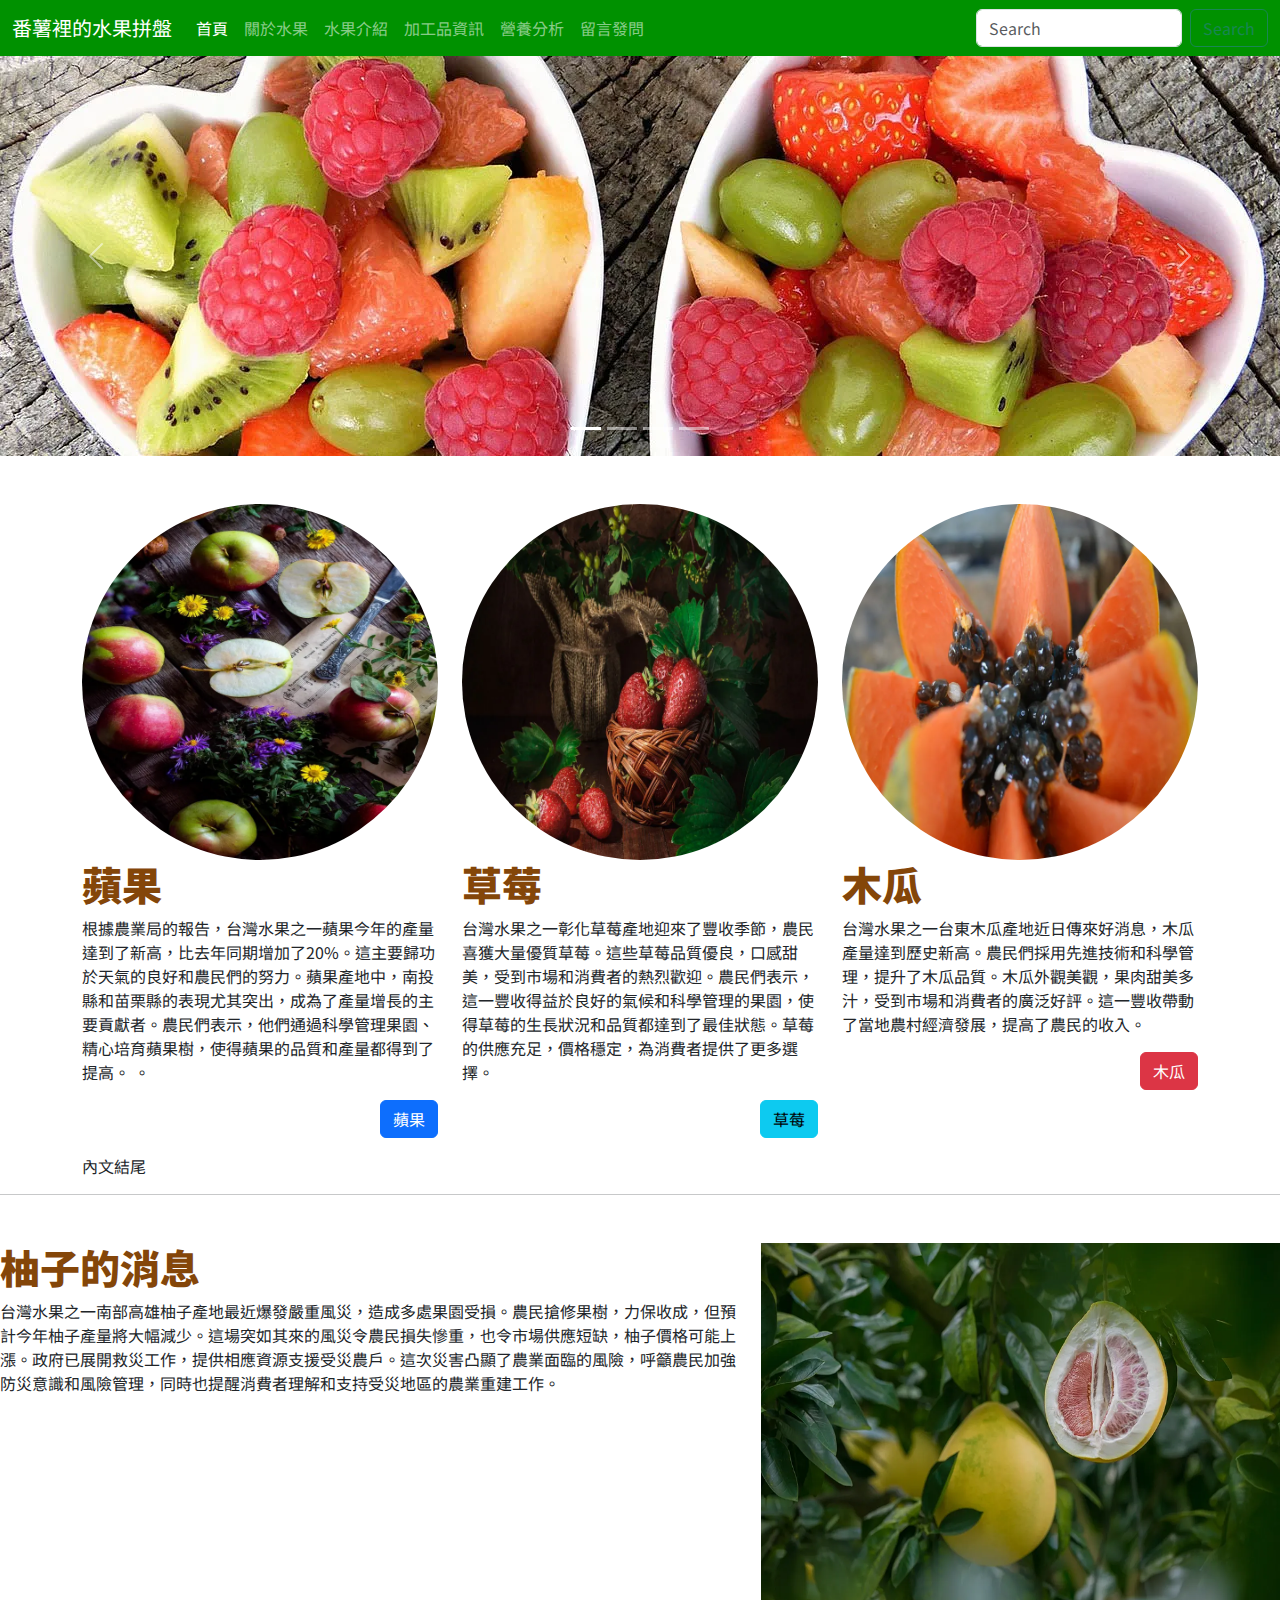
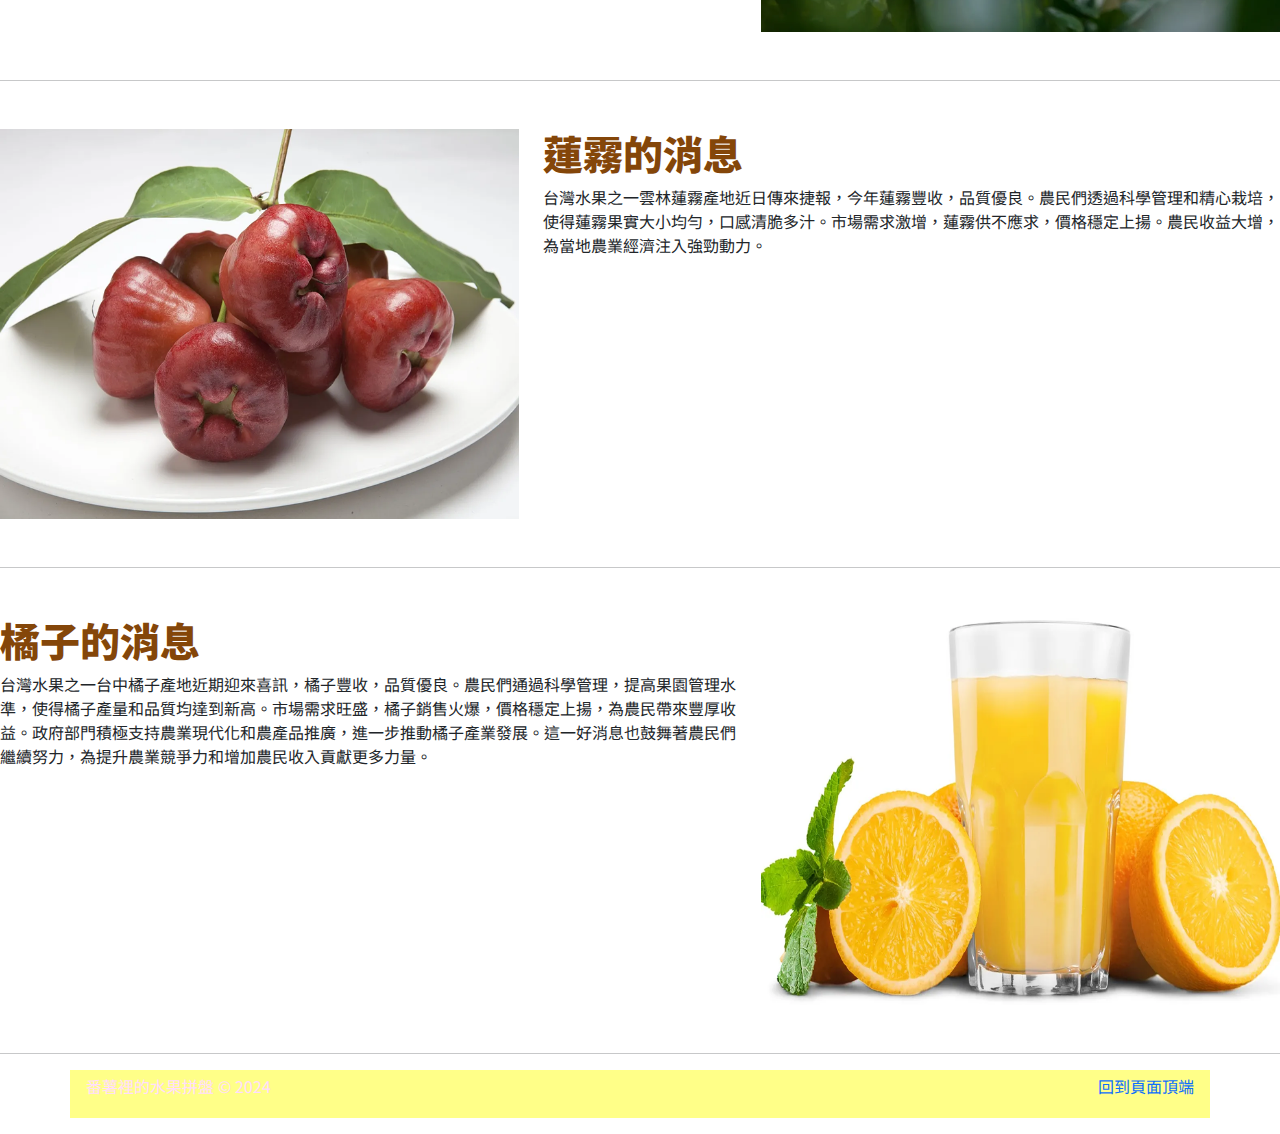
<file: index-accessibility.html>
<!-- 宣告HTML5網頁文件 -->
<!DOCTYPE html>

<!-- 網頁所屬的地區語言、根元素 -->
<html lang="zh-Hant-tw">

    <!-- 網頁檔頭，每一列meta內容沒有照順序都沒關係 -->
<head>
    <!-- 中繼標籤，網頁文件編碼 -->
    <meta charset="UTF-8">

    <!-- RWD響應是網站，媒體查詢，自動調整版面符合裝置(電腦/手機) -->
    <meta name="viewport" content="width=device-width, initial-scale=1.0">

    <!-- 設定IE相容模式 -->
    <meta http-equiv="X-UA-Compatible" content="IE=edge" />

    <!-- 網站作者/擁有者 -->
    <meta name="author" content="番薯裡的水果拼盤">

    <!-- 網頁編輯器 -->
    <meta name="generator" content="VisualStudiocode">

    <!-- 網頁描述，簡單介紹網頁內容 -->
    <meta name="description" content="台灣水果,蘋果：圓形或稍扁，表面光滑，色彩多樣。草莓：小型圓錐形，鮮紅色，果肉鮮嫩，帶有香氣。柚子：大型圓形，黃色或淡綠色，果肉多汁微苦。蓮霧：橢圓形，果皮透明，色彩多樣，果肉清爽多汁。">

    <!-- 關鍵字，GOOGLE排除權重，其它收搜尋引擎仍然使用 -->
    <meta name="keywords" content="番薯裡的水果拼盤,水果拼盤,水果品質, 水果王, 四季水果, 水果禮盒, 水果分類, 新鮮, 受歡迎">

    <link href="https://cdn.jsdelivr.net/npm/bootstrap@5.3.3/dist/css/bootstrap.min.css" rel="stylesheet"     integrity="sha384-QWTKZyjpPEjISv5WaRU9OFeRpok6YctnYmDr5pNlyT2bRjXh0JMhjY6hW+ALEwIH" crossorigin="anonymous">

    <link rel="stylesheet" href="css/custom.css">

    <!-- favicon我的最愛(書籤)圖標 -->
<link rel="shortcut icon" href="favicon.ico">

<!-- GA追蹤分析 -->
<!-- Google tag (gtag.js) -->
<script async src="https://www.googletagmanager.com/gtag/js?id=G-BMGVXTWHJG"></script>
<script>
  window.dataLayer = window.dataLayer || [];
  function gtag(){dataLayer.push(arguments);}
  gtag('js', new Date());

  gtag('config', 'G-BMGVXTWHJG');
</script>



    <!-- 網頁標題 -->
    <title>番薯裡的水果拼盤-首頁Document</title>

<!-- 網頁結束 -->
</head>

<!-- GA追蹤分析 -->

<body>
<header>
       <!-- 導覽架構 -->
      <nav class="navbar navbar-expand-lg bg-dark navbar-dark">
        <div class="container-fluid">
          <a class="navbar-brand" href="index.html">番薯裡的水果拼盤</a>
          <button class="navbar-toggler" type="button" data-bs-toggle="collapse" data-bs-target="#navbarSupportedContent" aria-controls="navbarSupportedContent" aria-expanded="false" aria-label="Toggle navigation">
            <span class="navbar-toggler-icon"></span>
          </button>
          <div class="collapse navbar-collapse" id="navbarSupportedContent">

             <!-- 導覽按鈕列 -->
            <ul class="navbar-nav me-auto mb-2 mb-lg-0">
              <!-- 一個li代表一個按鈕 / 第一個li固定，第三個以後都複製第二個li改成和第二個一樣/因為總共有六個資料(圖檔)所以共有六個li--> 
              <li class="nav-item">
                <a class="nav-link active" aria-current="page" href="index.html">首頁</a>
              </li>
              <li class="nav-item">
                <a class="nav-link" href="about.html">關於水果</a>
              </li>
              <li class="nav-item">
                <a class="nav-link" href="viewpoint.html">水果介紹</a>
              </li>
              <li class="nav-item">
                <a class="nav-link" href="process.html">加工品資訊</a>
              </li>
              <li class="nav-item">
                <a class="nav-link" href="nutrient.html">營養分析</a>
              </li>
              <li class="nav-item">
                <a class="nav-link" href="https://toolkit.url.com.tw/bbs/index.php?email=bbs@trial-155898.url.tw" target="_blank">留言發問</a>
              </li>
            </ul>
              <!-- 表單，PHP -->
            <form class="d-flex" role="search">
              <input class="form-control me-2" type="search" placeholder="Search" aria-label="Search">
              <button class="btn btn-outline-success" type="submit">Search</button>
            </form>
          </div>
        </div>
      </nav>
</header>
    <main>
      <div id="carouselExampleIndicators" class="carousel slide">
        <div class="carousel-indicators">
          <button type="button" data-bs-target="#carouselExampleIndicators" data-bs-slide-to="0" class="active" aria-current="true" aria-label="Slide 1"></button>
          <button type="button" data-bs-target="#carouselExampleIndicators" data-bs-slide-to="1" aria-label="Slide 2"></button>
          <button type="button" data-bs-target="#carouselExampleIndicators" data-bs-slide-to="2" aria-label="Slide 3"></button>
          <button type="button" data-bs-target="#carouselExampleIndicators" data-bs-slide-to="3" aria-label="Slide 4"></button>

        </div>
        <div class="carousel-inner">
          <div class="carousel-item active">
            <img src="images/1index/fresh-fruits-2305192_1920.webp" class="d-block w-100" alt="水果原樣" title="水果原樣">
          </div>
          <div class="carousel-item">
            <img src="images/1index/jam-428094_1920.webp" class="d-block w-100" alt="水果加工產品" title="水果加工產品">
          </div>
          <div class="carousel-item">
            <img src="images/1index/watermelon-2367029_1920.webp" class="d-block w-100" alt="水果雕刻" title="水果雕刻">
          </div>
          <div class="carousel-item">
            <img src="images/1index/drink_1280.webp" class="d-block w-100" alt="水果飲料" title="水果飲料">
          </div>
        </div>
        <button class="carousel-control-prev" type="button" data-bs-target="#carouselExampleIndicators" data-bs-slide="prev">
          <span class="carousel-control-prev-icon" aria-hidden="true"></span>
          <span class="visually-hidden">Previous</span>
        </button>
        <button class="carousel-control-next" type="button" data-bs-target="#carouselExampleIndicators" data-bs-slide="next">
          <span class="carousel-control-next-icon" aria-hidden="true"></span>
          <span class="visually-hidden">Next</span>
        </button>
      </div>
      <div class="container">

        <!-- 內文開頭 -->
        <div class="row">

<!-- 第一張圖編輯 -->
          <!-- 適用於中型設備排序0，上外距為5級(排序第一順位0~5共6級) -->
          <div class="col-lg-4 order-md-0 mt-5">

              <!-- 將原有的css<img class="card-img-top">改成以下，呈現:方形圖改成圓形圖-寬度-以100，再增加盲人用功能title及aria-label-->
              <img src="images/1index/a4.webp" class="rounded-circle w-100" alt="蘋果" title="蘋果" aria-label="蘋果">

              <div class="card-body">

                <!-- 原本h5 改h2 ；原本"card-title"刪掉 -->
                <h2 class="">蘋果</h2>

                <p class="card-text">根據農業局的報告，台灣水果之一蘋果今年的產量達到了新高，比去年同期增加了20%。這主要歸功於天氣的良好和農民們的努力。蘋果產地中，南投縣和苗栗縣的表現尤其突出，成為了產量增長的主要貢獻者。農民們表示，他們通過科學管理果園、精心培育蘋果樹，使得蘋果的品質和產量都得到了提高。
                  。</p>
                
                <!-- 在最前面新增<p class="text"></p> 因為a href超連結按鈕、無法設定對齊(需要透過外層的p標籤)再加入網址 -->

                <p class="text-end"><a href="https://www.gogo-taiwanfarm.org/fruitall/" target="_blank" class="btn btn-primary"role=button>蘋果</a></p>
                
              </div>
          </div>


 <!-- 以下第二張圖是由第一張圖的內容複製再更改主題內容 -->
          <div class="col-lg-4 order-md-1 mt-5">
              <img src="images/1index/s3.webp" class="rounded-circle w-100" alt="草莓" title="草莓" aria-label="草莓">
              <div class="card-body">
            <h2>草莓</h2>
            <p class="card-text">台灣水果之一彰化草莓產地迎來了豐收季節，農民喜獲大量優質草莓。這些草莓品質優良，口感甜美，受到市場和消費者的熱烈歡迎。農民們表示，這一豐收得益於良好的氣候和科學管理的果園，使得草莓的生長狀況和品質都達到了最佳狀態。草莓的供應充足，價格穩定，為消費者提供了更多選擇。</p>
            <p class="text-end"><a href="https://www.gogo-taiwanfarm.org/fruitall/" target="_blank" class="btn btn-info"role=button>草莓</a></p>

              </div>
          </div>
        

<!-- 以下第三張圖是由第一張圖的內容複製再更改主題內容 -->
         <div class="col-lg-4 order-md-2 mt-5">
                <img src="images/1index/p5.webp" class="rounded-circle w-100" alt="木瓜" title="木瓜" aria-label="木瓜">
             
               <h2>木瓜</h2>
               <p class="card-text">台灣水果之一台東木瓜產地近日傳來好消息，木瓜產量達到歷史新高。農民們採用先進技術和科學管理，提升了木瓜品質。木瓜外觀美觀，果肉甜美多汁，受到市場和消費者的廣泛好評。這一豐收帶動了當地農村經濟發展，提高了農民的收入。</p>
               <p class="text-end"><a href="https://www.gogo-taiwanfarm.org/fruitall/" target="_blank" class="btn btn-danger"role=button>木瓜</a></p>

             </div>
         </div>

           內文結尾
        </div>

        <!-- 分行線 -->
        <hr>

        <!-- 第四個文案 -->
<div class="row my-5">
<div class="col-md-7">
   <h2>柚子的消息</h2>
   <p>台灣水果之一南部高雄柚子產地最近爆發嚴重風災，造成多處果園受損。農民搶修果樹，力保收成，但預計今年柚子產量將大幅減少。這場突如其來的風災令農民損失慘重，也令市場供應短缺，柚子價格可能上漲。政府已展開救災工作，提供相應資源支援受災農戶。這次災害凸顯了農業面臨的風險，呼籲農民加強防災意識和風險管理，同時也提醒消費者理解和支持受災地區的農業重建工作。</p>
</div>
<div class="col-md-5">
    <img src="images/1index/po2.webp" alt="柚子的消息" class="img-fluid mx-auto" aria-label="柚子的消息">
</div>
</div>
<hr>

<div class="row my-5">
  <div class="col-md-7 order-md-1">
     <h2>蓮霧的消息</h2>
     <p>台灣水果之一雲林蓮霧產地近日傳來捷報，今年蓮霧豐收，品質優良。農民們透過科學管理和精心栽培，使得蓮霧果實大小均勻，口感清脆多汁。市場需求激增，蓮霧供不應求，價格穩定上揚。農民收益大增，為當地農業經濟注入強勁動力。</p>
  </div>
  <div class="col-md-5 order-md-0">
      <img src="images/1index/w1.webp" alt="蓮霧的消息" class="img-fluid mx-auto" aria-label="蓮霧的消息">
  </div>
  </div>
  <hr>
  
  <div class="row my-5">
        <div class="col-md-7">
       <h2>橘子的消息</h2>
       <p>台灣水果之一台中橘子產地近期迎來喜訊，橘子豐收，品質優良。農民們通過科學管理，提高果園管理水準，使得橘子產量和品質均達到新高。市場需求旺盛，橘子銷售火爆，價格穩定上揚，為農民帶來豐厚收益。政府部門積極支持農業現代化和農產品推廣，進一步推動橘子產業發展。這一好消息也鼓舞著農民們繼續努力，為提升農業競爭力和增加農民收入貢獻更多力量。</p>
    </div>
    <div class="col-md-5">
        <img src="images/1index/o2.webp" alt="橘子的消息" class="img-fluid mx-auto" aria-label="橘子的消息">
    </div>
    </div>
    <hr>

      <footer class="container footer-bg-text px-3 pt-1 pb-1 mb-3">
        

        <p class="float-end"><a href="#top">回到頁面頂端</a></p>
        <p>番薯裡的水果拼盤 &copy; 2024</p>

      </footer>
    </main>




    <script src="https://cdn.jsdelivr.net/npm/bootstrap@5.3.3/dist/js/bootstrap.bundle.min.js" integrity="sha384-YvpcrYf0tY3lHB60NNkmXc5s9fDVZLESaAA55NDzOxhy9GkcIdslK1eN7N6jIeHz" crossorigin="anonymous"></script>
</body>
</html>
</file>
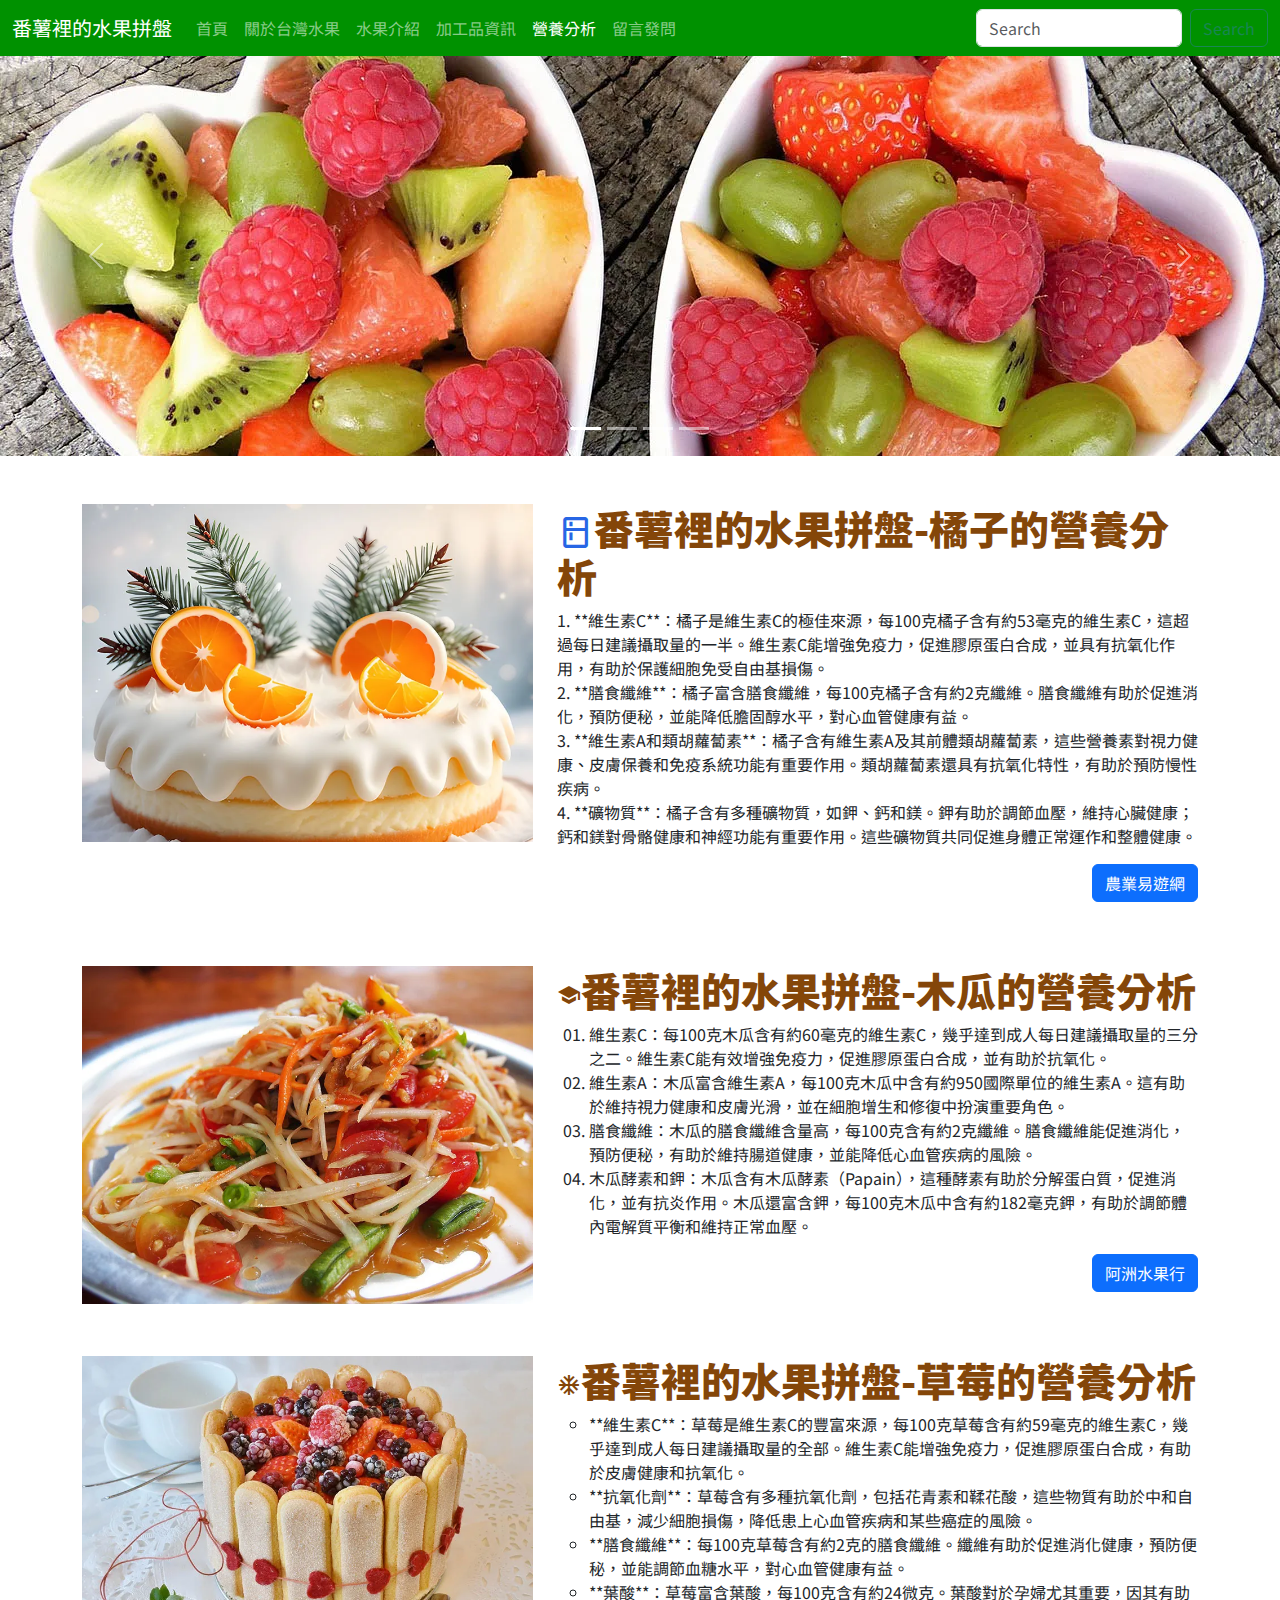
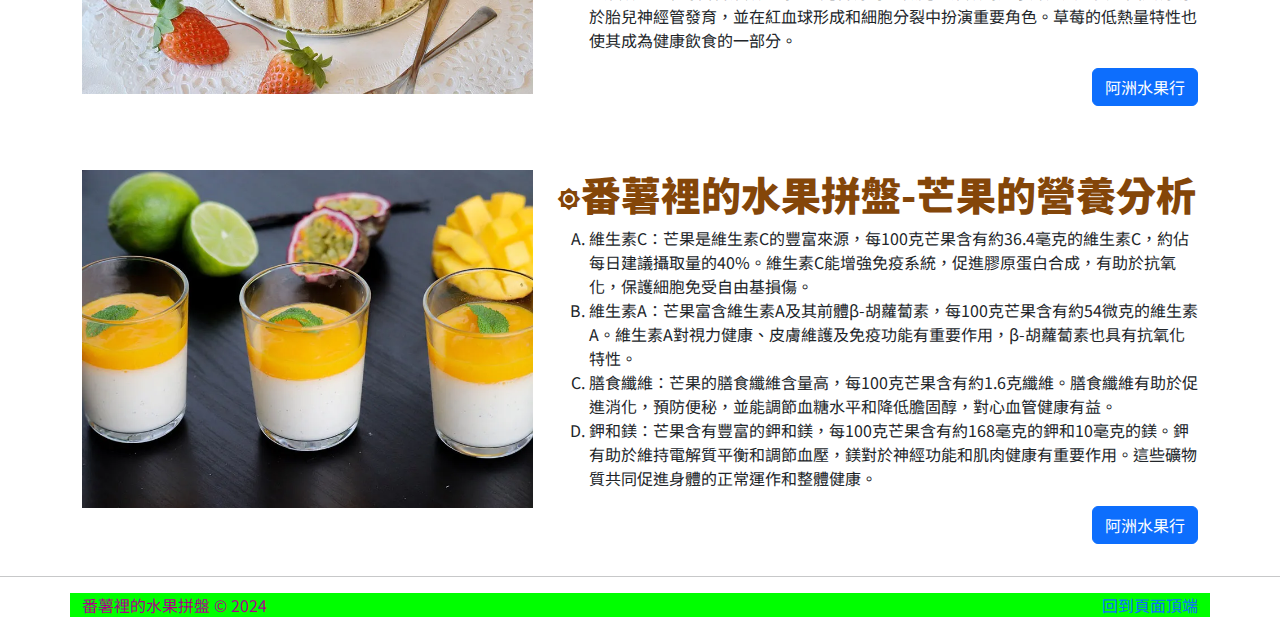
<file: nutrient.html>
<!-- 宣告HTML5網頁文件 -->
<!DOCTYPE html>

<!-- 網頁所屬的地區語言、根元素 -->
<html lang="zh-Hant-tw">

    <!-- 網頁檔頭，每一列meta內容沒有照順序都沒關係 -->
<head>
    <!-- 中繼標籤，網頁文件編碼 -->
    <meta charset="UTF-8">

    <!-- RWD響應是網站，媒體查詢，自動調整版面符合裝置(電腦/手機) -->
    <meta name="viewport" content="width=device-width, initial-scale=1.0">

    <!-- 設定IE相容模式 -->
    <meta http-equiv="X-UA-Compatible" content="IE=edge" />

    <!-- 網站作者/擁有者 -->
    <meta name="author" content="番薯裡的水果拼盤">

    <!-- 網頁編輯器 -->
    <meta name="generator" content="VisualStudiocode">

    <!-- 網頁描述，簡單介紹網頁內容 -->
    <meta name="description" content="維基百科記著台灣水果,蘋果：圓形或稍扁，表面光滑，色彩多樣。草莓：小型圓錐形，鮮紅色，果肉鮮嫩，帶有香氣。柚子：大型圓形，黃色或淡綠色，果肉多汁微苦。蓮霧：橢圓形，果皮透明，色彩多樣，果肉清爽多汁。" >

    <!-- 關鍵字，GOOGLE排除權重，其它收搜尋引擎仍然使用 -->
    <meta name="keywords" content="維基百科,水果拼盤,水果品質, 水果王,番薯裡的水果拼盤,水果拼盤,維生素, 膳食纖維, 礦物質, 營養成分,橘子, 芒果, 草莓, 木瓜">

    <link href="https://cdn.jsdelivr.net/npm/bootstrap@5.3.3/dist/css/bootstrap.min.css" rel="stylesheet"     integrity="sha384-QWTKZyjpPEjISv5WaRU9OFeRpok6YctnYmDr5pNlyT2bRjXh0JMhjY6hW+ALEwIH" crossorigin="anonymous">

    <link rel="stylesheet" href="css/custom.css">

    <link rel="stylesheet" href="https://fonts.googleapis.com/icon?family=Material+Icons">


    <!-- favicon我的最愛(書籤)圖標 -->
    <link rel="shortcut icon" href="favicon.ico">

    <!-- GA追蹤分析 -->
<!-- Google tag (gtag.js) -->
<script async src="https://www.googletagmanager.com/gtag/js?id=G-BMGVXTWHJG"></script>
<script>
  window.dataLayer = window.dataLayer || [];
  function gtag(){dataLayer.push(arguments);}
  gtag('js', new Date());

  gtag('config', 'G-BMGVXTWHJG');
</script>





    <!-- 網頁標題 -->
    <title>番薯裡的水果拼盤-營養分析nutrient</title>


<!-- 網頁結束 -->
</head>



<!-- GA追蹤分析 -->

<body>
<header>
       <!-- 導覽架構 -->
      <nav class="navbar navbar-expand-lg bg-dark navbar-dark">
        <div class="container-fluid">
          <a class="navbar-brand" href="index.html">番薯裡的水果拼盤</a>
          <button class="navbar-toggler" type="button" data-bs-toggle="collapse" data-bs-target="#navbarSupportedContent" aria-controls="navbarSupportedContent" aria-expanded="false" aria-label="Toggle navigation">
            <span class="navbar-toggler-icon"></span>
          </button>
          <div class="collapse navbar-collapse" id="navbarSupportedContent">

             <!-- 導覽按鈕列 -->
            <ul class="navbar-nav me-auto mb-2 mb-lg-0">
              <!-- 一個li代表一個按鈕 / 第一個li固定，第三個以後都複製第二個li改成和第二個一樣/因為總共有六個資料(圖檔)所以共有六個li--> 
              <li class="nav-item">
                <a class="nav-link " href="index.html">首頁</a>
              </li>
              <li class="nav-item">
                <a class="nav-link" href="about.html">關於台灣水果</a>
              </li>


              <li class="nav-item">
                <a class="nav-link" href="viewpoint.html">水果介紹</a>
              </li>
              <li class="nav-item">
                <a class="nav-link" href="process.html">加工品資訊</a>
              </li>
              <li class="nav-item">
                <a class="nav-link active" aria-current="page" href="nutrient.html">營養分析</a>
              </li>
              <li class="nav-item">
                <a class="nav-link" href="https://toolkit.url.com.tw/bbs/index.php?email=bbs@trial-155898.url.tw" target="_blank">留言發問</a>
              </li>
            </ul>
              <!-- 表單，PHP -->
            <form class="d-flex" role="search">
              <input class="form-control me-2" type="search" placeholder="Search" aria-label="Search">
              <button class="btn btn-outline-success" type="submit">Search</button>
            </form>
          </div>
        </div>
      </nav>
</header>
    <main>
      <div id="carouselExampleIndicators" class="carousel slide">
        <div class="carousel-indicators">
          <button type="button" data-bs-target="#carouselExampleIndicators" data-bs-slide-to="0" class="active" aria-current="true" aria-label="Slide 1"></button>
          <button type="button" data-bs-target="#carouselExampleIndicators" data-bs-slide-to="1" aria-label="Slide 2"></button>
          <button type="button" data-bs-target="#carouselExampleIndicators" data-bs-slide-to="2" aria-label="Slide 3"></button>
          <button type="button" data-bs-target="#carouselExampleIndicators" data-bs-slide-to="3" aria-label="Slide 4"></button>

        </div>
        <div class="carousel-inner">
          <div class="carousel-item active">
            <img src="images/1index/fresh-fruits-2305192_1920.webp" class="d-block w-100" alt="水果原樣" title="水果原樣">
          </div>
          <div class="carousel-item">
            <img src="images/1index/jam-428094_1920.webp" class="d-block w-100" alt="水果加工產品" title="水果加工產品">
          </div>
          <div class="carousel-item">
            <img src="images/1index/watermelon-2367029_1920.webp" class="d-block w-100" alt="水果雕刻" title="水果雕刻">
          </div>
          <div class="carousel-item">
            <img src="images/1index/drink_1280.webp" class="d-block w-100" alt="水果飲料" title="水果飲料">
          </div>
        </div>
        <button class="carousel-control-prev" type="button" data-bs-target="#carouselExampleIndicators" data-bs-slide="prev">
          <span class="carousel-control-prev-icon" aria-hidden="true"></span>
          <span class="visually-hidden">Previous</span>
        </button>
        <button class="carousel-control-next" type="button" data-bs-target="#carouselExampleIndicators" data-bs-slide="next">
          <span class="carousel-control-next-icon" aria-hidden="true"></span>
          <span class="visually-hidden">Next</span>
        </button>
      </div>


<div class="container">
       
    <div class="row">

      <div class="col-md-7 order-md-1 mt-5">
        <h2><i class="material-icons iconsTitle">kitchen</i>番薯裡的水果拼盤-橘子的營養分析</h2>
        <p>1. **維生素C**：橘子是維生素C的極佳來源，每100克橘子含有約53毫克的維生素C，這超過每日建議攝取量的一半。維生素C能增強免疫力，促進膠原蛋白合成，並具有抗氧化作用，有助於保護細胞免受自由基損傷。<br>

          2. **膳食纖維**：橘子富含膳食纖維，每100克橘子含有約2克纖維。膳食纖維有助於促進消化，預防便秘，並能降低膽固醇水平，對心血管健康有益。<br>
          
          3. **維生素A和類胡蘿蔔素**：橘子含有維生素A及其前體類胡蘿蔔素，這些營養素對視力健康、皮膚保養和免疫系統功能有重要作用。類胡蘿蔔素還具有抗氧化特性，有助於預防慢性疾病。<br>
          
          4. **礦物質**：橘子含有多種礦物質，如鉀、鈣和鎂。鉀有助於調節血壓，維持心臟健康；鈣和鎂對骨骼健康和神經功能有重要作用。這些礦物質共同促進身體正常運作和整體健康。</p>

      <p class="text-end"><a href="https://ezgo.ardswc.gov.tw/Fruit" target="_blank" class="btn btn-primary"role=button>農業易遊網</a></p>
        
      </div>

      <div class="col-md-5 order-md-0 mt-5">
      <img src="images/5nutrient/o4.webp" class="img-fluid mx-auto" alt="橘子的營養分析" title="橘子的營養分析" aria-label="橘子的營養分析">

      </div>

    </div>
        

    <div class="row">
      <div class="col-md-7 order-md-1 mt-5">
        <h2><i class="material-icons">school</i>番薯裡的水果拼盤-木瓜的營養分析</h2>
          <ol class="list-no">
          <li>維生素C：每100克木瓜含有約60毫克的維生素C，幾乎達到成人每日建議攝取量的三分之二。維生素C能有效增強免疫力，促進膠原蛋白合成，並有助於抗氧化。</li>
          <li>維生素A：木瓜富含維生素A，每100克木瓜中含有約950國際單位的維生素A。這有助於維持視力健康和皮膚光滑，並在細胞增生和修復中扮演重要角色。</li>
          <li>膳食纖維：木瓜的膳食纖維含量高，每100克含有約2克纖維。膳食纖維能促進消化，預防便秘，有助於維持腸道健康，並能降低心血管疾病的風險。</li>
          <li>木瓜酵素和鉀：木瓜含有木瓜酵素（Papain），這種酵素有助於分解蛋白質，促進消化，並有抗炎作用。木瓜還富含鉀，每100克木瓜中含有約182毫克鉀，有助於調節體內電解質平衡和維持正常血壓。</li>
          </ol>
      
         <p class="text-end"><a href="https://www.365fruit.com/Bread.html"  target="_blank" class="btn btn-primary"role=button>阿洲水果行</a></p>
      
      </div>
      <div class="col-md-5 order-md-0 mt-5">
         <img src="images/5nutrient/p4.webp" class="img-fluid mx-auto" alt="木瓜的營養分析" title="木瓜的營養分析" aria-label="木瓜的營養分析">
      </div>
    </div>


    <div class="row">
      <div class="col-md-7 order-md-1 mt-5">
        <h2><i class="material-icons">ac_unit</i>番薯裡的水果拼盤-草莓的營養分析</h2>
        <ol class="list-symbol">
          <li>**維生素C**：草莓是維生素C的豐富來源，每100克草莓含有約59毫克的維生素C，幾乎達到成人每日建議攝取量的全部。維生素C能增強免疫力，促進膠原蛋白合成，有助於皮膚健康和抗氧化。</li>
          <li>**抗氧化劑**：草莓含有多種抗氧化劑，包括花青素和鞣花酸，這些物質有助於中和自由基，減少細胞損傷，降低患上心血管疾病和某些癌症的風險。</li>
          <li>**膳食纖維**：每100克草莓含有約2克的膳食纖維。纖維有助於促進消化健康，預防便秘，並能調節血糖水平，對心血管健康有益。</li>
          <li>**葉酸**：草莓富含葉酸，每100克含有約24微克。葉酸對於孕婦尤其重要，因其有助於胎兒神經管發育，並在紅血球形成和細胞分裂中扮演重要角色。草莓的低熱量特性也使其成為健康飲食的一部分。</li>
        </ol>
        
        <p class="text-end"><a href="https://www.365fruit.com/Bread.html"  target="_blank" class="btn btn-primary"role=button>阿洲水果行</a></p>
        
      </div>
  
        <div class="col-md-5 order-md-0 mt-5">
           <img src="images/5nutrient/s3.webp" class="img-fluid mx-auto" alt="草莓的營養分析" title="草莓的營養分析" aria-label="草莓的營養分析">
       </div>
     </div>
  


     <div class="row">
      <div class="col-md-7 order-md-1 mt-5">
        <h2><i class="material-icons">brightness_7</i>番薯裡的水果拼盤-芒果的營養分析</h2>
        <ol class="list-no2">
          <li> 維生素C：芒果是維生素C的豐富來源，每100克芒果含有約36.4毫克的維生素C，約佔每日建議攝取量的40%。維生素C能增強免疫系統，促進膠原蛋白合成，有助於抗氧化，保護細胞免受自由基損傷。</li>
          <li>維生素A：芒果富含維生素A及其前體β-胡蘿蔔素，每100克芒果含有約54微克的維生素A。維生素A對視力健康、皮膚維護及免疫功能有重要作用，β-胡蘿蔔素也具有抗氧化特性。</li>
          <li>膳食纖維：芒果的膳食纖維含量高，每100克芒果含有約1.6克纖維。膳食纖維有助於促進消化，預防便秘，並能調節血糖水平和降低膽固醇，對心血管健康有益。</li>
          <li>鉀和鎂：芒果含有豐富的鉀和鎂，每100克芒果含有約168毫克的鉀和10毫克的鎂。鉀有助於維持電解質平衡和調節血壓，鎂對於神經功能和肌肉健康有重要作用。這些礦物質共同促進身體的正常運作和整體健康。</li>
        </ol>
        
        <p class="text-end"><a href="https://www.365fruit.com/Bread.html"  target="_blank" class="btn btn-primary"role=button>阿洲水果行</a></p>
        
      </div>
  
        <div class="col-md-5 order-md-0 mt-5">
           <img src="images/5nutrient/m4.webp" class="img-fluid mx-auto" alt="芒果的營養分析" title="芒果的營養分析" aria-label="芒果的營養分析">
       </div>
     </div>





</div>







       <hr>
    </div>




      <footer class="container">
        <p class="float-end"><a href="#top">回到頁面頂端</a></p>
        <p>番薯裡的水果拼盤 &copy; 2024</p>

      </footer>
    </main>
    <script src="https://cdn.jsdelivr.net/npm/bootstrap@5.3.3/dist/js/bootstrap.bundle.min.js" integrity="sha384-YvpcrYf0tY3lHB60NNkmXc5s9fDVZLESaAA55NDzOxhy9GkcIdslK1eN7N6jIeHz" crossorigin="anonymous"></script>
</body>
</html>
</file>
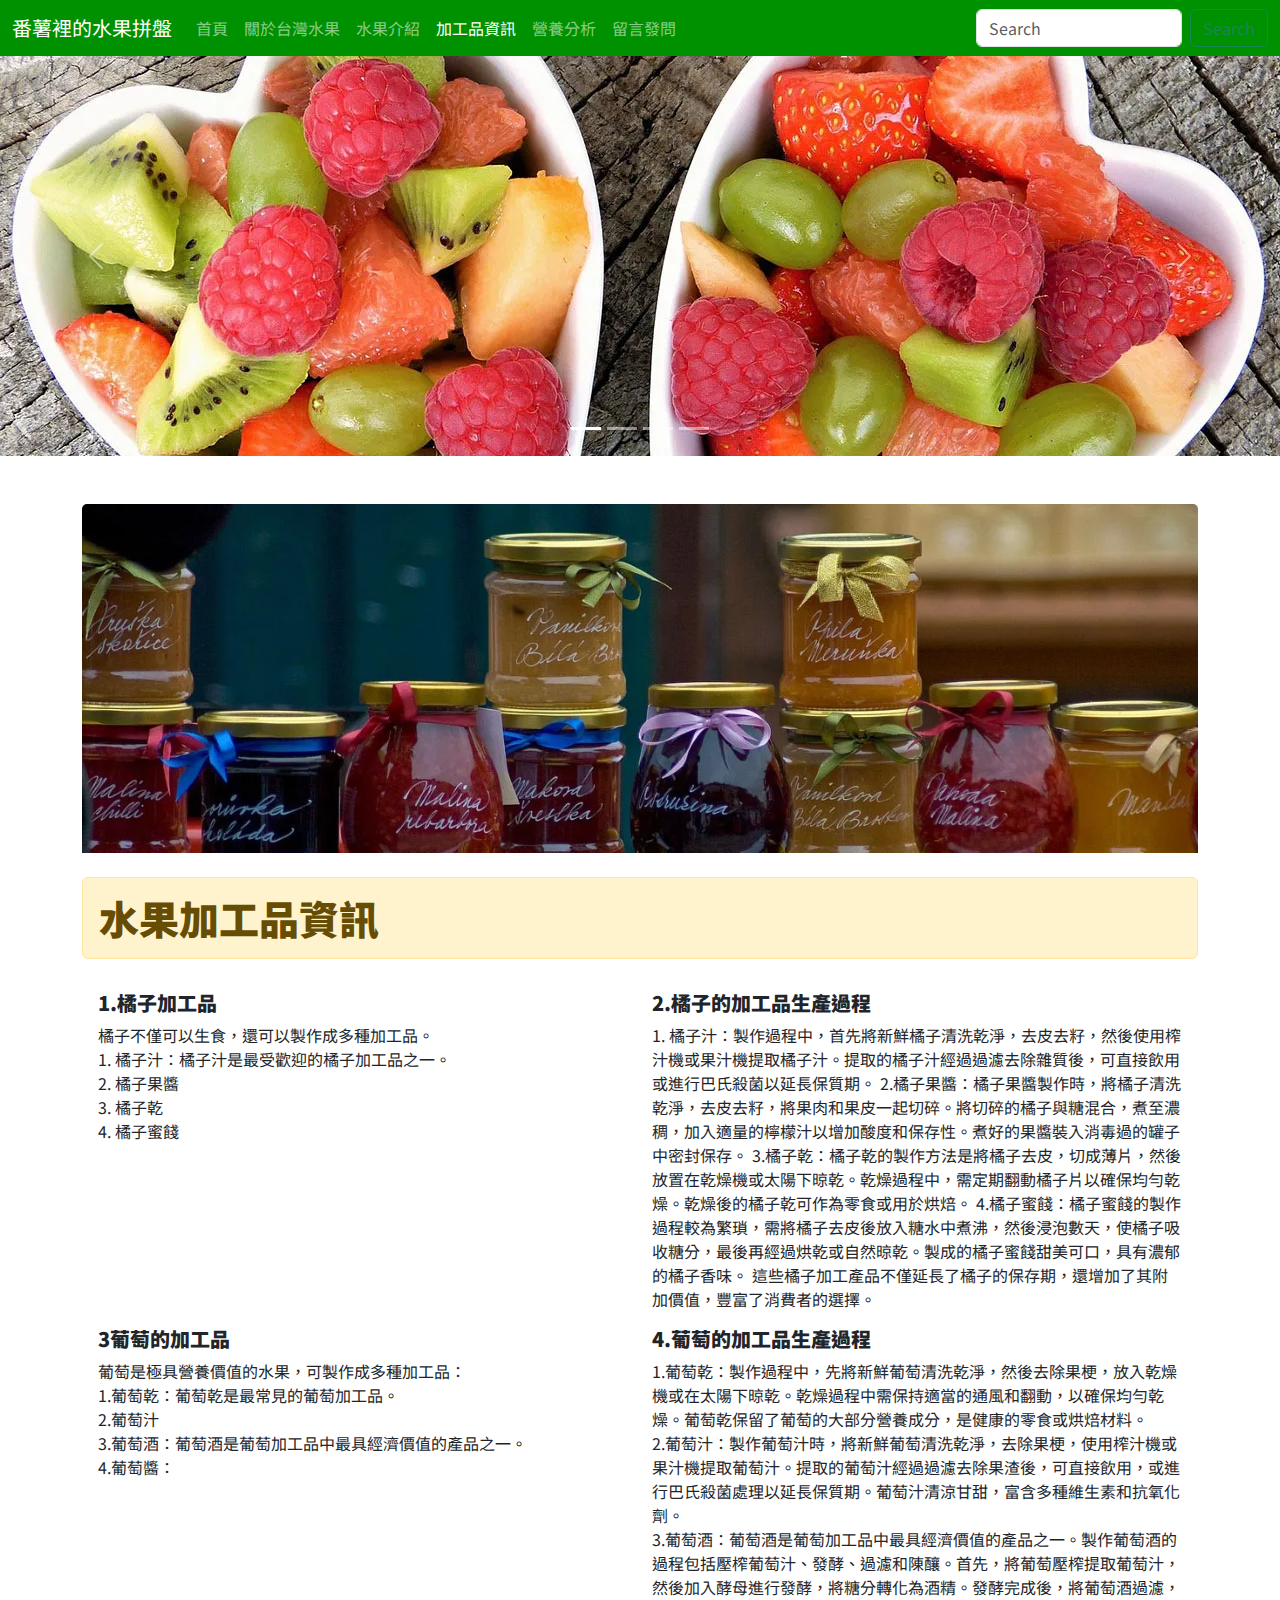
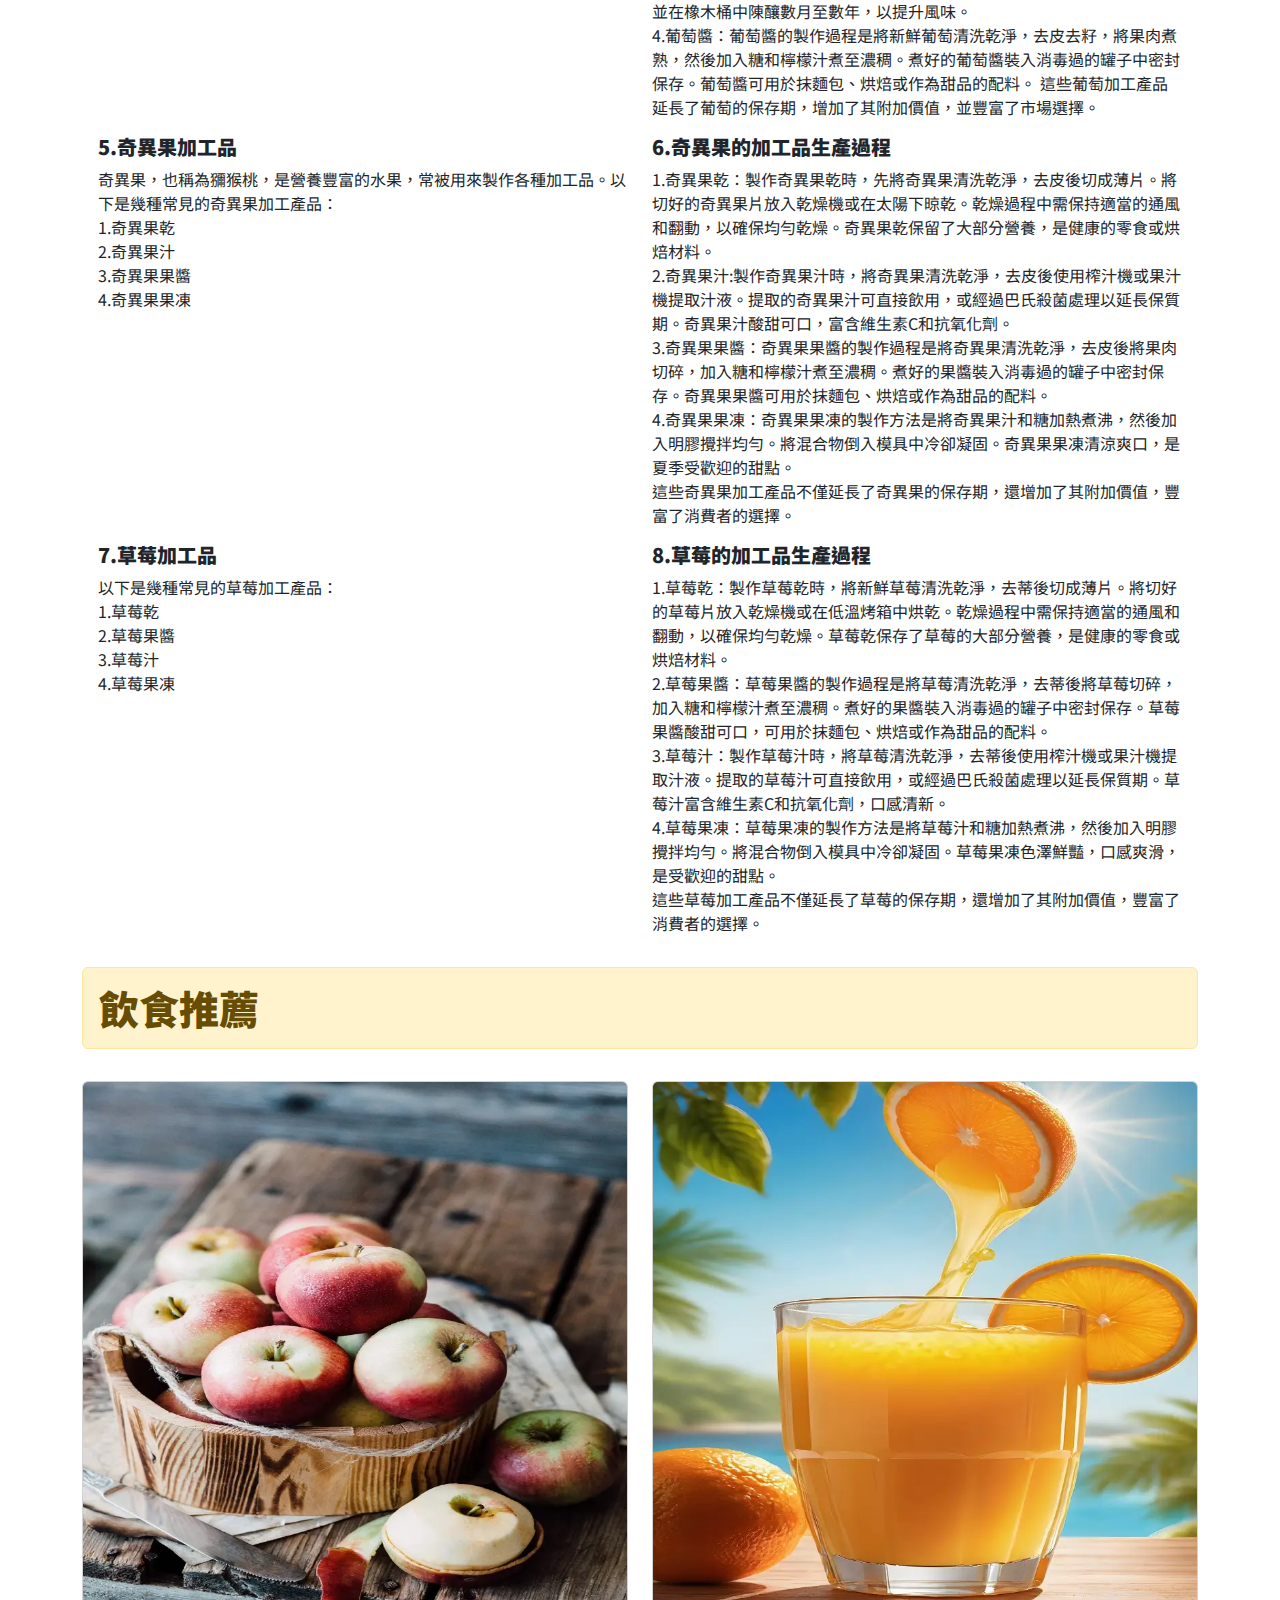
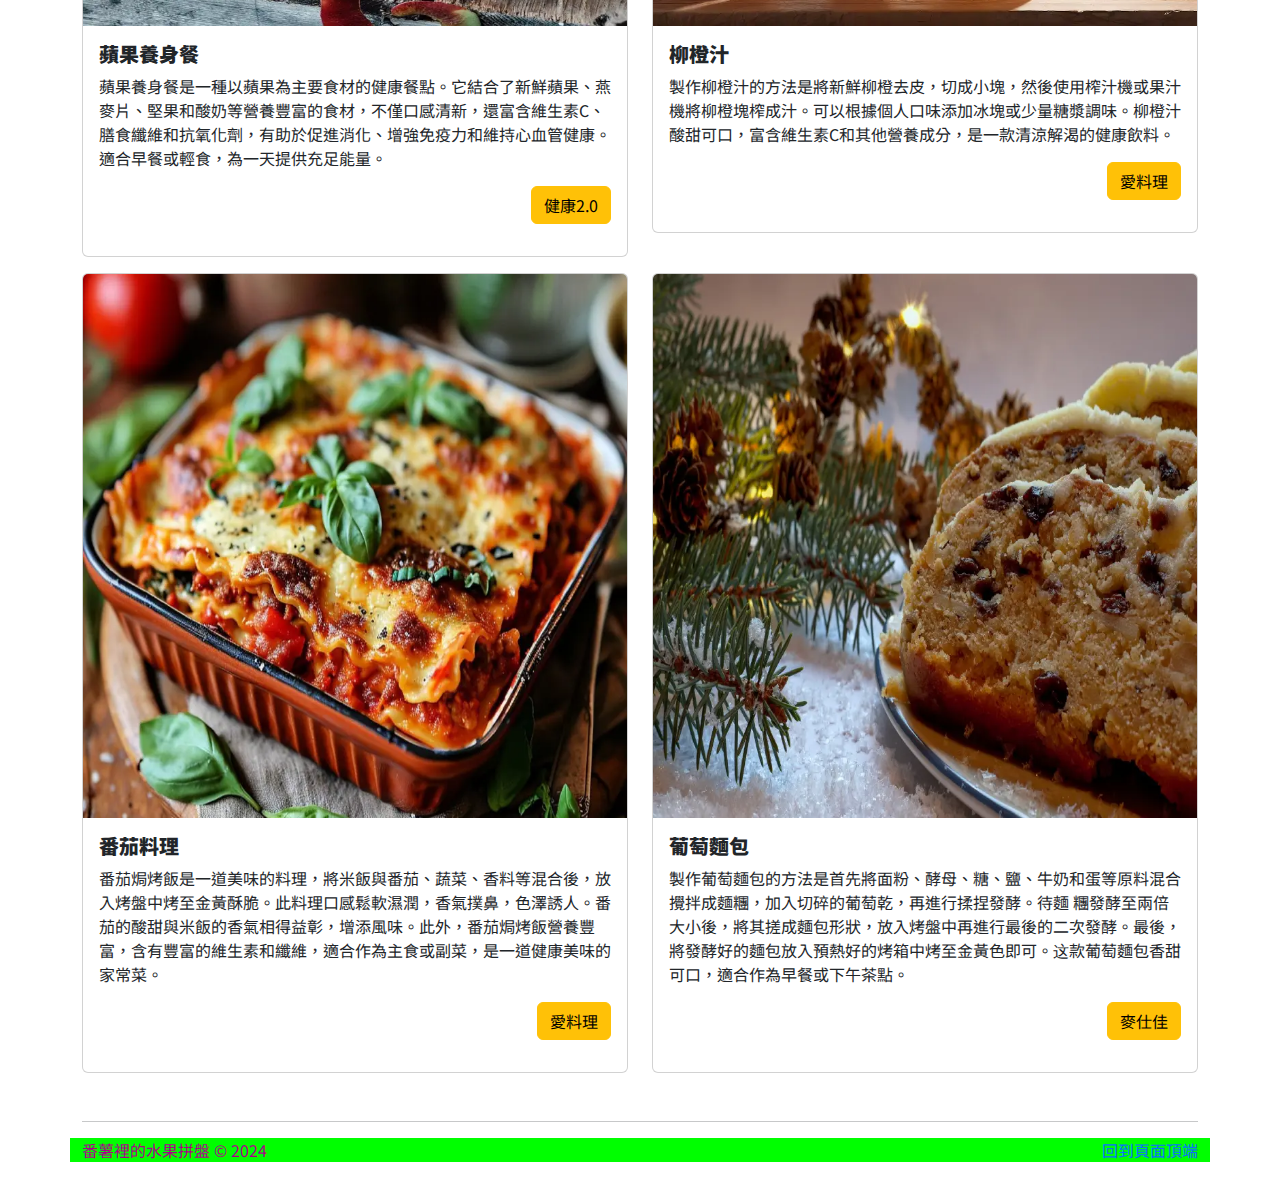
<file: process.html>
<!-- 宣告HTML5網頁文件 -->
<!DOCTYPE html>

<!-- 網頁所屬的地區語言、根元素 -->
<html lang="zh-Hant-tw">

    <!-- 網頁檔頭，每一列meta內容沒有照順序都沒關係 -->
<head>
    <!-- 中繼標籤，網頁文件編碼 -->
    <meta charset="UTF-8">

    <!-- RWD響應是網站，媒體查詢，自動調整版面符合裝置(電腦/手機) -->
    <meta name="viewport" content="width=device-width, initial-scale=1.0">

    <!-- 設定IE相容模式 -->
    <meta http-equiv="X-UA-Compatible" content="IE=edge" />

    <!-- 網站作者/擁有者 -->
    <meta name="author" content="番薯裡的水果拼盤">

    <!-- 網頁編輯器 -->
    <meta name="generator" content="VisualStudiocode">

    <!-- 網頁描述，簡單介紹網頁內容 -->
    <meta name="description" content="維基百科記著台灣水果,蘋果：圓形或稍扁，表面光滑，色彩多樣。草莓：小型圓錐形，鮮紅色，果肉鮮嫩，帶有香氣。柚子：大型圓形，黃色或淡綠色，果肉多汁微苦。蓮霧：橢圓形，果皮透明，色彩多樣，果肉清爽多汁。" >

    <!-- 關鍵字，GOOGLE排除權重，其它收搜尋引擎仍然使用 -->
    <meta name="keywords" content="維基百科,番薯裡的水果拼盤,加工品">

    <link href="https://cdn.jsdelivr.net/npm/bootstrap@5.3.3/dist/css/bootstrap.min.css" rel="stylesheet"     integrity="sha384-QWTKZyjpPEjISv5WaRU9OFeRpok6YctnYmDr5pNlyT2bRjXh0JMhjY6hW+ALEwIH" crossorigin="anonymous">

    <link rel="stylesheet" href="css/custom.css">

    
<!-- GA追蹤分析 -->
    <!-- favicon我的最愛(書籤)圖標 -->
    <link rel="shortcut icon" href="favicon.ico">

<!-- Google tag (gtag.js) -->
<script async src="https://www.googletagmanager.com/gtag/js?id=G-BMGVXTWHJG"></script>
<script>
  window.dataLayer = window.dataLayer || [];
  function gtag(){dataLayer.push(arguments);}
  gtag('js', new Date());

  gtag('config', 'G-BMGVXTWHJG');
</script>





    <!-- 網頁標題 -->
    <title>番薯裡的水果拼盤-加工品</title>


<!-- 網頁結束 -->
</head>



<!-- GA追蹤分析 -->

<body>
<header>
       <!-- 導覽架構 -->
      <nav class="navbar navbar-expand-lg bg-dark navbar-dark">
        <div class="container-fluid">
          <a class="navbar-brand" href="index.html">番薯裡的水果拼盤</a>
          <button class="navbar-toggler" type="button" data-bs-toggle="collapse" data-bs-target="#navbarSupportedContent" aria-controls="navbarSupportedContent" aria-expanded="false" aria-label="Toggle navigation">
            <span class="navbar-toggler-icon"></span>
          </button>
          <div class="collapse navbar-collapse" id="navbarSupportedContent">

             <!-- 導覽按鈕列 -->
            <ul class="navbar-nav me-auto mb-2 mb-lg-0">
              <!-- 一個li代表一個按鈕 / 第一個li固定，第三個以後都複製第二個li改成和第二個一樣/因為總共有六個資料(圖檔)所以共有六個li--> 
              <li class="nav-item">
                <a class="nav-link " href="index.html">首頁</a>
              </li>
              <li class="nav-item">
                <a class="nav-link" href="about.html">關於台灣水果</a>
              </li>


              <li class="nav-item">
                <a class="nav-link" href="viewpoint.html">水果介紹</a>
              </li>
              <li class="nav-item">
                <a class="nav-link active" aria-current="page" href="process.html">加工品資訊</a>
              </li>
              <li class="nav-item">
                <a class="nav-link" href="nutrient.html">營養分析</a>
              </li>
              <li class="nav-item">
                <a class="nav-link" href="https://toolkit.url.com.tw/bbs/index.php?email=bbs@trial-155898.url.tw" target="_blank">留言發問</a>
              </li>
            </ul>
              <!-- 表單，PHP -->
            <form class="d-flex" role="search">
              <input class="form-control me-2" type="search" placeholder="Search" aria-label="Search">
              <button class="btn btn-outline-success" type="submit">Search</button>
            </form>
          </div>
        </div>
      </nav>
</header>
<div id="carouselExampleIndicators" class="carousel slide">
    <div class="carousel-indicators">
      <button type="button" data-bs-target="#carouselExampleIndicators" data-bs-slide-to="0" class="active" aria-current="true" aria-label="Slide 1"></button>
      <button type="button" data-bs-target="#carouselExampleIndicators" data-bs-slide-to="1" aria-label="Slide 2"></button>
      <button type="button" data-bs-target="#carouselExampleIndicators" data-bs-slide-to="2" aria-label="Slide 3"></button>
      <button type="button" data-bs-target="#carouselExampleIndicators" data-bs-slide-to="3" aria-label="Slide 4"></button>

    </div>
    <div class="carousel-inner">
      <div class="carousel-item active">
        <img src="images/1index/fresh-fruits-2305192_1920.webp" class="d-block w-100" alt="水果原樣" title="水果原樣">
      </div>
      <div class="carousel-item">
        <img src="images/1index/jam-428094_1920.webp" class="d-block w-100" alt="水果加工產品" title="水果加工產品">
      </div>
      <div class="carousel-item">
        <img src="images/1index/watermelon-2367029_1920.webp" class="d-block w-100" alt="水果雕刻" title="水果雕刻">
      </div>
      <div class="carousel-item">
        <img src="images/1index/drink_1280.webp" class="d-block w-100" alt="水果飲料" title="水果飲料">
      </div>
    </div>
    <button class="carousel-control-prev" type="button" data-bs-target="#carouselExampleIndicators" data-bs-slide="prev">
      <span class="carousel-control-prev-icon" aria-hidden="true"></span>
      <span class="visually-hidden">Previous</span>
    </button>
    <button class="carousel-control-next" type="button" data-bs-target="#carouselExampleIndicators" data-bs-slide="next">
      <span class="carousel-control-next-icon" aria-hidden="true"></span>
      <span class="visually-hidden">Next</span>
    </button>
  </div>


<div class="container">
       <div class="row mt-5">
            <div class="card card-no-border">
                <img src="images/4process/jams.webp" class="card-img-top" alt="水果加工品資訊" title="水果加工品資訊" aria-label="水果加工品資訊">

                <h2 class="alert alert-warning mt-4" role="alert">水果加工品資訊</h2>

                <div class="card-body">

                    <div class="row">

                      <div class="col-lg-6">
                       <h5>1.橘子加工品</h5>
                       <p>橘子不僅可以生食，還可以製作成多種加工品。<br>
                        1. 橘子汁：橘子汁是最受歡迎的橘子加工品之一。<br>
                        2. 橘子果醬<br>
                        3. 橘子乾<br>
                        4. 橘子蜜餞<br>
                      </div>

                      <div class="col-lg-6">
                       <h5>2.橘子的加工品生產過程</h5>
                       <p>1. 橘子汁：製作過程中，首先將新鮮橘子清洗乾淨，去皮去籽，然後使用榨汁機或果汁機提取橘子汁。提取的橘子汁經過過濾去除雜質後，可直接飲用或進行巴氏殺菌以延長保質期。
                        2.橘子果醬：橘子果醬製作時，將橘子清洗乾淨，去皮去籽，將果肉和果皮一起切碎。將切碎的橘子與糖混合，煮至濃稠，加入適量的檸檬汁以增加酸度和保存性。煮好的果醬裝入消毒過的罐子中密封保存。
                        3.橘子乾：橘子乾的製作方法是將橘子去皮，切成薄片，然後放置在乾燥機或太陽下晾乾。乾燥過程中，需定期翻動橘子片以確保均勻乾燥。乾燥後的橘子乾可作為零食或用於烘焙。
                        4.橘子蜜餞：橘子蜜餞的製作過程較為繁瑣，需將橘子去皮後放入糖水中煮沸，然後浸泡數天，使橘子吸收糖分，最後再經過烘乾或自然晾乾。製成的橘子蜜餞甜美可口，具有濃郁的橘子香味。
                        這些橘子加工產品不僅延長了橘子的保存期，還增加了其附加價值，豐富了消費者的選擇。</p>
    
                      </div>
                    </div>

                    <div class="row">

                      <div class="col-lg-6">
                        <h5>3葡萄的加工品</h5>
                        <p>葡萄是極具營養價值的水果，可製作成多種加工品：<br>
                        1.葡萄乾：葡萄乾是最常見的葡萄加工品。<br>
                        2.葡萄汁<br>
                        3.葡萄酒：葡萄酒是葡萄加工品中最具經濟價值的產品之一。<br>
                        4.葡萄醬：</p>
                      </div>

                      <div class="col-lg-6">
                        <h5>4.葡萄的加工品生產過程</h5>
                        <p>1.葡萄乾：製作過程中，先將新鮮葡萄清洗乾淨，然後去除果梗，放入乾燥機或在太陽下晾乾。乾燥過程中需保持適當的通風和翻動，以確保均勻乾燥。葡萄乾保留了葡萄的大部分營養成分，是健康的零食或烘焙材料。<br>
                        2.葡萄汁：製作葡萄汁時，將新鮮葡萄清洗乾淨，去除果梗，使用榨汁機或果汁機提取葡萄汁。提取的葡萄汁經過過濾去除果渣後，可直接飲用，或進行巴氏殺菌處理以延長保質期。葡萄汁清涼甘甜，富含多種維生素和抗氧化劑。<br>
                        3.葡萄酒：葡萄酒是葡萄加工品中最具經濟價值的產品之一。製作葡萄酒的過程包括壓榨葡萄汁、發酵、過濾和陳釀。首先，將葡萄壓榨提取葡萄汁，然後加入酵母進行發酵，將糖分轉化為酒精。發酵完成後，將葡萄酒過濾，並在橡木桶中陳釀數月至數年，以提升風味。<br>
                        4.葡萄醬：葡萄醬的製作過程是將新鮮葡萄清洗乾淨，去皮去籽，將果肉煮熟，然後加入糖和檸檬汁煮至濃稠。煮好的葡萄醬裝入消毒過的罐子中密封保存。葡萄醬可用於抹麵包、烘焙或作為甜品的配料。
                        這些葡萄加工產品延長了葡萄的保存期，增加了其附加價值，並豐富了市場選擇。</p>
                    
                      </div>
                    </div>

                    <div class="row">

                      <div class="col-lg-6">
                        <h5>5.奇異果加工品</h5>
                        <p>奇異果，也稱為獼猴桃，是營養豐富的水果，常被用來製作各種加工品。以下是幾種常見的奇異果加工產品：<br>
                        1.奇異果乾<br>
                        2.奇異果汁<br>
                        3.奇異果果醬<br>
                        4.奇異果果凍</p>
                      </div>
                    
                      <div class="col-lg-6">
                        <h5>6.奇異果的加工品生產過程</h5>
                        <p>1.奇異果乾：製作奇異果乾時，先將奇異果清洗乾淨，去皮後切成薄片。將切好的奇異果片放入乾燥機或在太陽下晾乾。乾燥過程中需保持適當的通風和翻動，以確保均勻乾燥。奇異果乾保留了大部分營養，是健康的零食或烘焙材料。<br>
                        2.奇異果汁:製作奇異果汁時，將奇異果清洗乾淨，去皮後使用榨汁機或果汁機提取汁液。提取的奇異果汁可直接飲用，或經過巴氏殺菌處理以延長保質期。奇異果汁酸甜可口，富含維生素C和抗氧化劑。<br>
                        3.奇異果果醬：奇異果果醬的製作過程是將奇異果清洗乾淨，去皮後將果肉切碎，加入糖和檸檬汁煮至濃稠。煮好的果醬裝入消毒過的罐子中密封保存。奇異果果醬可用於抹麵包、烘焙或作為甜品的配料。<br>
                        4.奇異果果凍：奇異果果凍的製作方法是將奇異果汁和糖加熱煮沸，然後加入明膠攪拌均勻。將混合物倒入模具中冷卻凝固。奇異果果凍清涼爽口，是夏季受歡迎的甜點。<br>
                        這些奇異果加工產品不僅延長了奇異果的保存期，還增加了其附加價值，豐富了消費者的選擇。</p>
   
                      </div>
                    </div>

                    <div class="row">

                      <div class="col-lg-6">
                        <h5>7.草莓加工品</h5>
                        <p>以下是幾種常見的草莓加工產品：<br>
                        1.草莓乾<br>
                        2.草莓果醬<br>
                        3.草莓汁<br>
                        4.草莓果凍<br>
                        </p>
                      </div>

                      <div class="col-lg-6">
                        <h5>8.草莓的加工品生產過程</h5>
                        <p>1.草莓乾：製作草莓乾時，將新鮮草莓清洗乾淨，去蒂後切成薄片。將切好的草莓片放入乾燥機或在低溫烤箱中烘乾。乾燥過程中需保持適當的通風和翻動，以確保均勻乾燥。草莓乾保存了草莓的大部分營養，是健康的零食或烘焙材料。<br>
                        2.草莓果醬：草莓果醬的製作過程是將草莓清洗乾淨，去蒂後將草莓切碎，加入糖和檸檬汁煮至濃稠。煮好的果醬裝入消毒過的罐子中密封保存。草莓果醬酸甜可口，可用於抹麵包、烘焙或作為甜品的配料。<br>
                        3.草莓汁：製作草莓汁時，將草莓清洗乾淨，去蒂後使用榨汁機或果汁機提取汁液。提取的草莓汁可直接飲用，或經過巴氏殺菌處理以延長保質期。草莓汁富含維生素C和抗氧化劑，口感清新。<br>
                        4.草莓果凍：草莓果凍的製作方法是將草莓汁和糖加熱煮沸，然後加入明膠攪拌均勻。將混合物倒入模具中冷卻凝固。草莓果凍色澤鮮豔，口感爽滑，是受歡迎的甜點。<br>
                        這些草莓加工產品不僅延長了草莓的保存期，還增加了其附加價值，豐富了消費者的選擇。</p>
                      </div>
                    </div>


            </div>
      </div>
</div>


<h2 class="alert alert-warning" role="alert">飲食推薦</h2>

<div class="row">

    <div class="col-lg-6 mt-3">
      <div class="card">
        <img src="images/4process/a2_ok.webp" class="card-img-top" alt="蘋果養身餐" title="蘋果養身餐" aria-label="蘋果養身餐">
        <div class="card-body">
          <h5 class="card-title">蘋果養身餐</h5>
          <p class="card-text">蘋果養身餐是一種以蘋果為主要食材的健康餐點。它結合了新鮮蘋果、燕麥片、堅果和酸奶等營養豐富的食材，不僅口感清新，還富含維生素C、膳食纖維和抗氧化劑，有助於促進消化、增強免疫力和維持心血管健康。適合早餐或輕食，為一天提供充足能量。</p>
          <p class="text-end">
            <a href="https://health.tvbs.com.tw/recipe/338210" target="_blank" class="btn btn-warning" role="button">健康2.0</a>
          </p>
        </div>
      </div>
    </div>

    <div class="col-lg-6 mt-3">
      <div class="card">
        <img src="images/4process/o3.webp" class="card-img-top" alt="柳橙汁" title="柳橙汁" aria-label="柳橙汁">
        <div class="card-body">
         <h5 class="card-title">柳橙汁</h5>
         <p class="card-text">製作柳橙汁的方法是將新鮮柳橙去皮，切成小塊，然後使用榨汁機或果汁機將柳橙塊榨成汁。可以根據個人口味添加冰塊或少量糖漿調味。柳橙汁酸甜可口，富含維生素C和其他營養成分，是一款清涼解渴的健康飲料。</p>
         <p class="text-end">
          <a href="https://icook.tw/categories" target="_blank" class="btn btn-warning" role="button">愛料理</a>
         </p>
        </div>
      </div>
    </div>
</div>

<div class="row mb-5">
    <div class="col-lg-6 mt-3">
      <div class="card">
        <img src="images/4process/f1.webp" class="card-img-top" alt="番茄料理" title="番茄料理" aria-label="番茄料理">
          <div class="card-body">
            <h5 class="card-title">番茄料理</h5>
            <p class="card-text">番茄焗烤飯是一道美味的料理，將米飯與番茄、蔬菜、香料等混合後，放入烤盤中烤至金黃酥脆。此料理口感鬆軟濕潤，香氣撲鼻，色澤誘人。番茄的酸甜與米飯的香氣相得益彰，增添風味。此外，番茄焗烤飯營養豐富，含有豐富的維生素和纖維，適合作為主食或副菜，是一道健康美味的家常菜。</p>
            <p class="text-end">
              <a href="https://icook.tw/search" target="_blank" class="btn btn-warning" role="button">愛料理</a>
            </p>
          </div>
      </div>
    </div>
    
    <div class="col-lg-6 mt-3">
      <div class="card">
        <img src="images/4process/christmas.webp" class="card-img-top" alt="葡萄麵包" title="葡萄麵包" aria-label="葡萄麵包">    
          <div class="card-body">
            <h5 class="card-title">葡萄麵包</h5>
              <p class="card-text">製作葡萄麵包的方法是首先將面粉、酵母、糖、鹽、牛奶和蛋等原料混合攪拌成麵糰，加入切碎的葡萄乾，再進行揉捏發酵。待麵 糰發酵至兩倍大小後，將其搓成麵包形狀，放入烤盤中再進行最後的二次發酵。最後，將發酵好的麵包放入預熱好的烤箱中烤至金黃色即可。这款葡萄麵包香甜可口，適合作為早餐或下午茶點。</p>
              <p class="text-end">
                <a href="https://www.myschin1993.com/" target="_blank" class="btn btn-warning" role="button">麥仕佳</a>
              </p>
          </div>
      </div>
    </div>
</div>

       <hr>
      </div>   




      <footer class="container">
        <p class="float-end"><a href="#top">回到頁面頂端</a></p>
        <p>番薯裡的水果拼盤 &copy; 2024</p>

      </footer>
    </main>
    <script src="https://cdn.jsdelivr.net/npm/bootstrap@5.3.3/dist/js/bootstrap.bundle.min.js" integrity="sha384-YvpcrYf0tY3lHB60NNkmXc5s9fDVZLESaAA55NDzOxhy9GkcIdslK1eN7N6jIeHz" crossorigin="anonymous"></script>
</body>
</html>
</file>
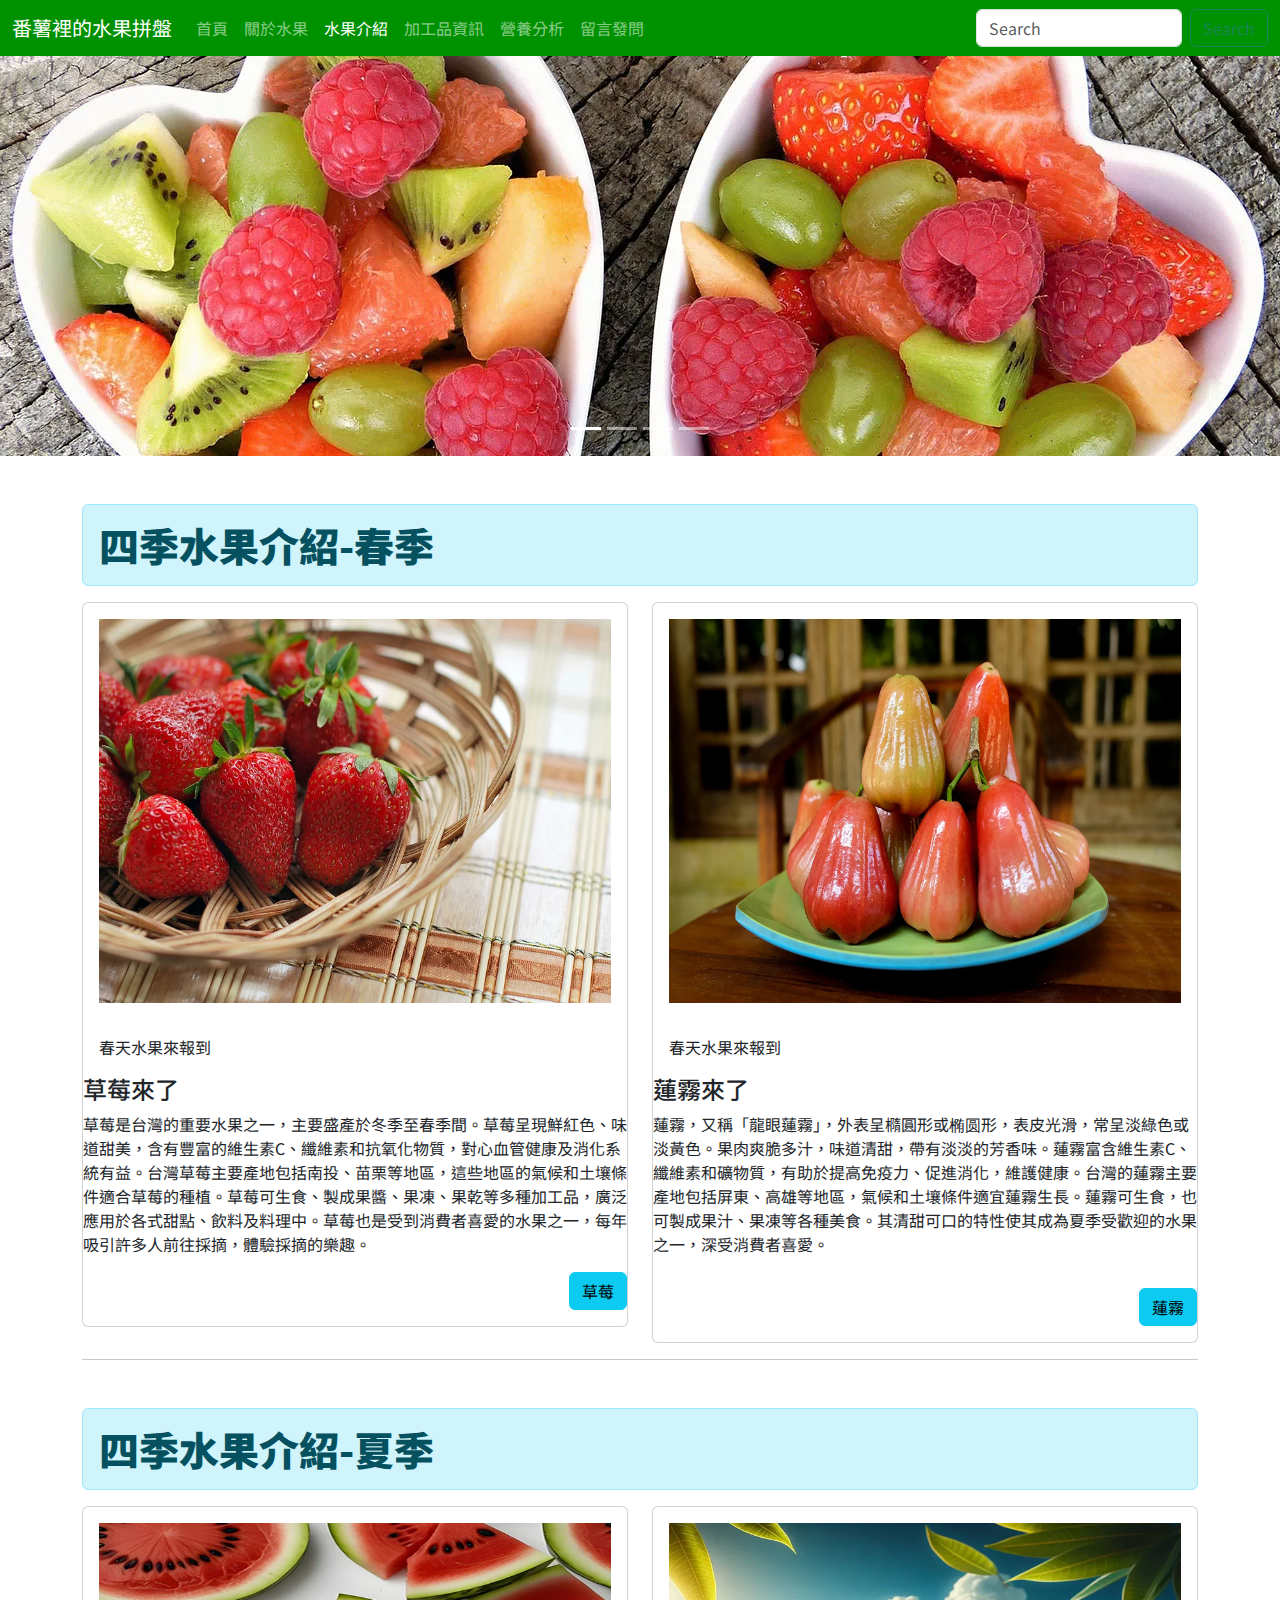
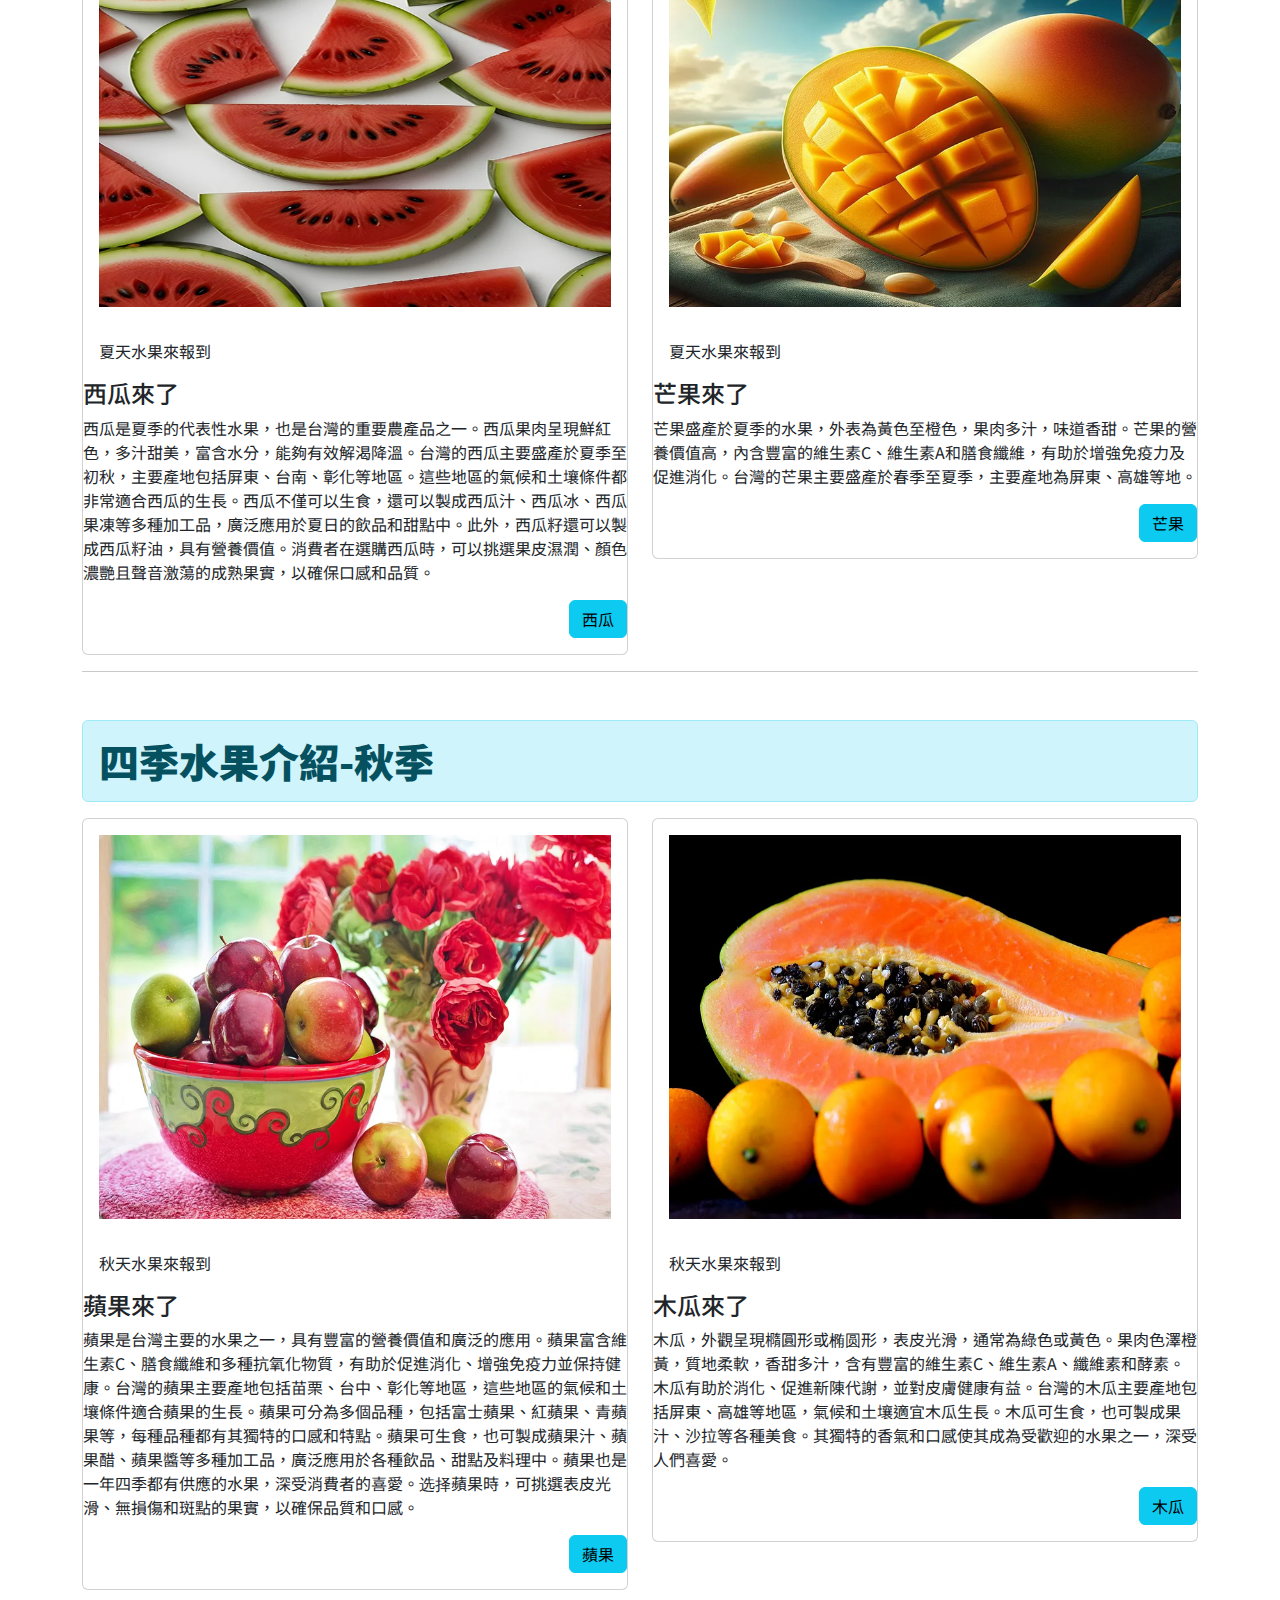
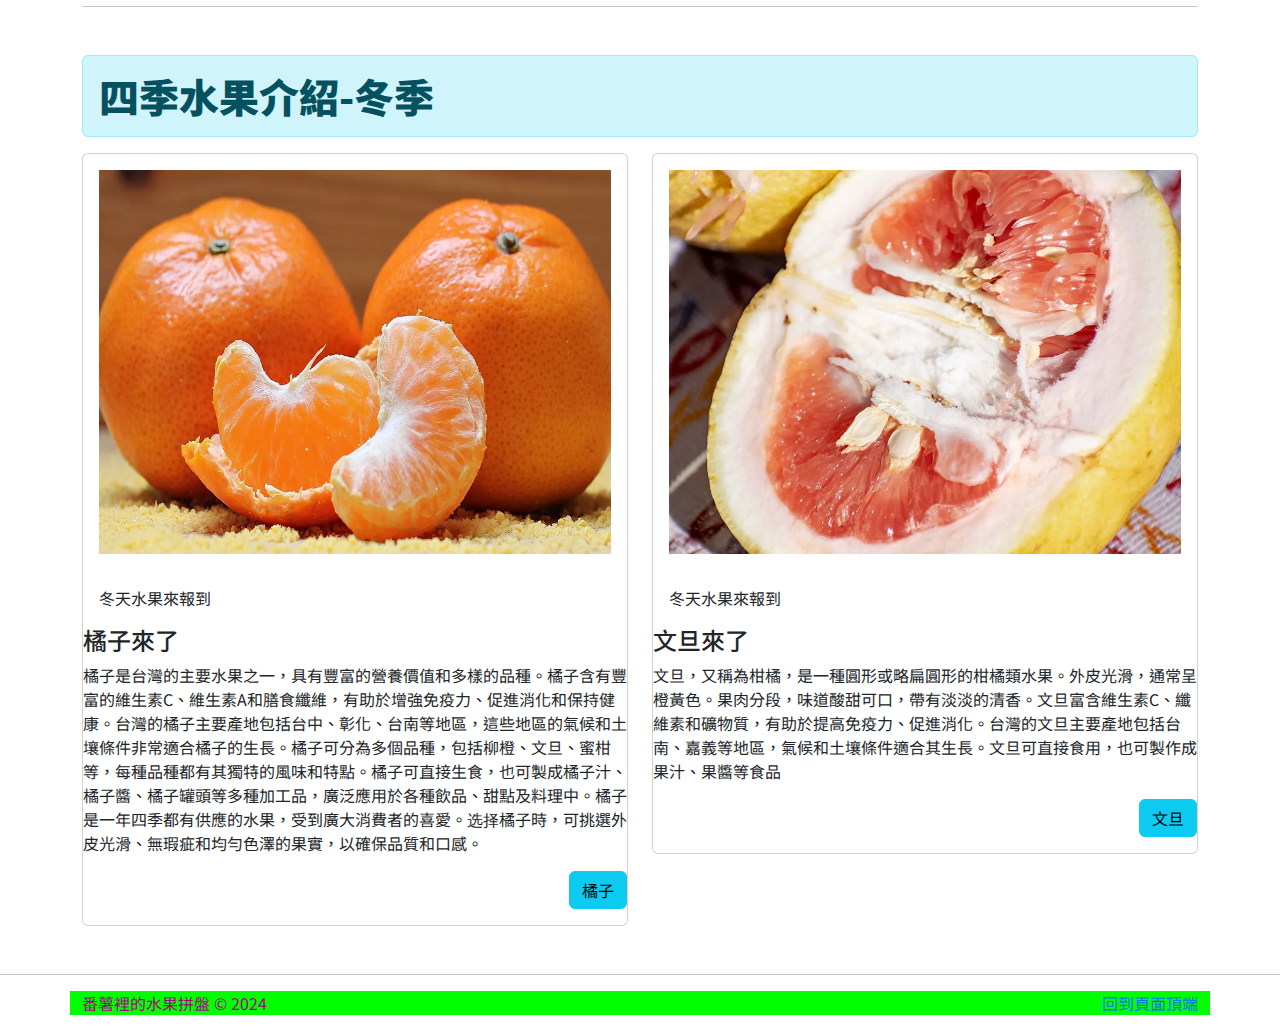
<file: viewpoint.html>
<!-- 宣告HTML5網頁文件 -->
<!DOCTYPE html>

<!-- 網頁所屬的地區語言、根元素 -->
<html lang="zh-Hant-tw">

    <!-- 網頁檔頭，每一列meta內容沒有照順序都沒關係 -->
<head>
    <!-- 中繼標籤，網頁文件編碼 -->
    <meta charset="UTF-8">

    <!-- RWD響應是網站，媒體查詢，自動調整版面符合裝置(電腦/手機) -->
    <meta name="viewport" content="width=device-width, initial-scale=1.0">

    <!-- 設定IE相容模式 -->
    <meta http-equiv="X-UA-Compatible" content="IE=edge" />

    <!-- 網站作者/擁有者 -->
    <meta name="author" content="番薯裡的水果拼盤">

    <!-- 網頁編輯器 -->
    <meta name="generator" content="VisualStudiocode">

    <!-- 網頁描述，簡單介紹網頁內容 -->
    <meta name="description" content="維基百科記著台灣水果,蘋果：圓形或稍扁，表面光滑，色彩多樣。草莓：小型圓錐形，鮮紅色，果肉鮮嫩，帶有香氣。柚子：大型圓形，黃色或淡綠色，果肉多汁微苦。蓮霧：橢圓形，果皮透明，色彩多樣，果肉清爽多汁。">

    <!-- 關鍵字，GOOGLE排除權重，其它收搜尋引擎仍然使用 -->
    <meta name="keywords" content="維基百科,番薯裡的水果拼盤,水果品質, 四季水果,番薯,水果拼盤,水果介紹, 營養分析, 季節產地, 價格">

    <link href="https://cdn.jsdelivr.net/npm/bootstrap@5.3.3/dist/css/bootstrap.min.css" rel="stylesheet"     integrity="sha384-QWTKZyjpPEjISv5WaRU9OFeRpok6YctnYmDr5pNlyT2bRjXh0JMhjY6hW+ALEwIH" crossorigin="anonymous">

    <link rel="stylesheet" href="css/custom.css">

    <!-- favicon我的最愛(書籤)圖標 -->
    <link rel="shortcut icon" href="favicon.ico">

    <!-- GA追蹤分析 -->
<!-- Google tag (gtag.js) -->
<script async src="https://www.googletagmanager.com/gtag/js?id=G-BMGVXTWHJG"></script>
<script>
  window.dataLayer = window.dataLayer || [];
  function gtag(){dataLayer.push(arguments);}
  gtag('js', new Date());

  gtag('config', 'G-BMGVXTWHJG');
</script>


    <!-- 網頁標題 -->
    <title>番薯裡的水果拼盤-水果介紹viewpiont</title>

<!-- 網頁結束 -->
</head>

<!-- GA追蹤分析 -->

<body>
<header>
       <!-- 導覽架構 -->
      <nav class="navbar navbar-expand-lg bg-dark navbar-dark">
        <div class="container-fluid">
          <a class="navbar-brand" href="index.html">番薯裡的水果拼盤</a>
          <button class="navbar-toggler" type="button" data-bs-toggle="collapse" data-bs-target="#navbarSupportedContent" aria-controls="navbarSupportedContent" aria-expanded="false" aria-label="Toggle navigation">
            <span class="navbar-toggler-icon"></span>
          </button>
          <div class="collapse navbar-collapse" id="navbarSupportedContent">

             <!-- 導覽按鈕列 -->
            <ul class="navbar-nav me-auto mb-2 mb-lg-0">
              <!-- 一個li代表一個按鈕 / 第一個li固定，第三個以後都複製第二個li改成和第二個一樣/因為總共有六個資料(圖檔)所以共有六個li--> 
              <li class="nav-item">
                <a class="nav-link "  href="index.html">首頁</a>
              </li>
              <li class="nav-item">
                <a class="nav-link" href="about.html">關於水果</a>
              </li>


              <li class="nav-item">
                <a class="nav-link active" aria-current="page" href="viewpoint.html">水果介紹</a>
              </li>
              <li class="nav-item">
                <a class="nav-link" href="process.html">加工品資訊</a>
              </li>
              <li class="nav-item">
                <a class="nav-link" href="nutrient.html">營養分析</a>
              </li>
              <li class="nav-item">
                <a class="nav-link" href="https://toolkit.url.com.tw/bbs/index.php?email=bbs@trial-155898.url.tw" target="_blank">留言發問</a>
              </li>
            </ul>
              <!-- 表單，PHP -->
            <form class="d-flex" role="search">
              <input class="form-control me-2" type="search" placeholder="Search" aria-label="Search">
              <button class="btn btn-outline-success" type="submit">Search</button>
            </form>
          </div>
        </div>
      </nav>
</header>
    <main>
      <div id="carouselExampleIndicators" class="carousel slide">
        <div class="carousel-indicators">
          <button type="button" data-bs-target="#carouselExampleIndicators" data-bs-slide-to="0" class="active" aria-current="true" aria-label="Slide 1"></button>
          <button type="button" data-bs-target="#carouselExampleIndicators" data-bs-slide-to="1" aria-label="Slide 2"></button>
          <button type="button" data-bs-target="#carouselExampleIndicators" data-bs-slide-to="2" aria-label="Slide 3"></button>
          <button type="button" data-bs-target="#carouselExampleIndicators" data-bs-slide-to="3" aria-label="Slide 4"></button>

        </div>
        <div class="carousel-inner">
          <div class="carousel-item active">
            <img src="images/1index/fresh-fruits-2305192_1920.webp" class="d-block w-100" alt="水果原樣" title="水果原樣">
          </div>
          <div class="carousel-item">
            <img src="images/1index/jam-428094_1920.webp" class="d-block w-100" alt="水果加工產品" title="水果加工產品">
          </div>
          <div class="carousel-item">
            <img src="images/1index/watermelon-2367029_1920.webp" class="d-block w-100" alt="水果雕刻" title="水果雕刻">
          </div>
          <div class="carousel-item">
            <img src="images/1index/drink_1280.webp" class="d-block w-100" alt="水果飲料" title="水果飲料">
          </div>
        </div>
        <button class="carousel-control-prev" type="button" data-bs-target="#carouselExampleIndicators" data-bs-slide="prev">
          <span class="carousel-control-prev-icon" aria-hidden="true"></span>
          <span class="visually-hidden">Previous</span>
        </button>
        <button class="carousel-control-next" type="button" data-bs-target="#carouselExampleIndicators" data-bs-slide="next">
          <span class="carousel-control-next-icon" aria-hidden="true"></span>
          <span class="visually-hidden">Next</span>
        </button>
      </div>


<div class="container">
    <h2 class="alert alert-info mt-5" role="alert">四季水果介紹-春季</h2>
  <div class="row">
      <div class="col-lg-6">
          <div class="card">
              <img src="images/3viewpoint/s2.webp" class="card-body" alt="草莓" title="草莓" aria-labelledby="草莓">
              <div class="card-body">春天水果來報到</div>
                  <h4 class="card-title">草莓來了</h4>
                  <p class="card-text">草莓是台灣的重要水果之一，主要盛產於冬季至春季間。草莓呈現鮮紅色、味道甜美，含有豐富的維生素C、纖維素和抗氧化物質，對心血管健康及消化系統有益。台灣草莓主要產地包括南投、苗栗等地區，這些地區的氣候和土壤條件適合草莓的種植。草莓可生食、製成果醬、果凍、果乾等多種加工品，廣泛應用於各式甜點、飲料及料理中。草莓也是受到消費者喜愛的水果之一，每年吸引許多人前往採摘，體驗採摘的樂趣。</p>
                  <p class="text-end"><a href="https://kmweb.moa.gov.tw/" class="btn btn-info" target=" blank" role="button">草莓</a></p>
          </div>
      </div>

      <div class="col-lg-6">
            <div class="card">
                <img src="images/3viewpoint/w2.webp" class="card-body" alt="蓮霧" title="蓮霧" aria-labelledby="蓮霧">

                <div class="card-body">春天水果來報到</div>
                   <h4 class="card-title">蓮霧來了</h4>
                   <p class="card-text">蓮霧，又稱「龍眼蓮霧」，外表呈橢圓形或椭圆形，表皮光滑，常呈淡綠色或淡黃色。果肉爽脆多汁，味道清甜，帶有淡淡的芳香味。蓮霧富含維生素C、纖維素和礦物質，有助於提高免疫力、促進消化，維護健康。台灣的蓮霧主要產地包括屏東、高雄等地區，氣候和土壤條件適宜蓮霧生長。蓮霧可生食，也可製成果汁、果凍等各種美食。其清甜可口的特性使其成為夏季受歡迎的水果之一，深受消費者喜愛。</p>
                   <p class="card-text"></p>
                   <p class="text-end"><a href="https://kmweb.moa.gov.tw/" class="btn btn-info" target=" blank" role="button">蓮霧</a></p>
            </div>
      </div>
           
  </div>
  <hr>

    <h2 class="alert alert-info mt-5" role="alert">四季水果介紹-夏季</h2>
  <div class="row">
      <div class="col-lg-6">
          <div class="card">
              <img src="images/3viewpoint/wa1.webp" class="card-body" alt="西瓜" title="西瓜" aria-labelledby="西瓜">
              <div class="card-body">夏天水果來報到</div>
                  <h4 class="card-title">西瓜來了</h4>
                  <p class="card-text">西瓜是夏季的代表性水果，也是台灣的重要農產品之一。西瓜果肉呈現鮮紅色，多汁甜美，富含水分，能夠有效解渴降溫。台灣的西瓜主要盛產於夏季至初秋，主要產地包括屏東、台南、彰化等地區。這些地區的氣候和土壤條件都非常適合西瓜的生長。西瓜不僅可以生食，還可以製成西瓜汁、西瓜冰、西瓜果凍等多種加工品，廣泛應用於夏日的飲品和甜點中。此外，西瓜籽還可以製成西瓜籽油，具有營養價值。消費者在選購西瓜時，可以挑選果皮濕潤、顏色濃艷且聲音激蕩的成熟果實，以確保口感和品質。</p>
                  <p class="text-end"><a href="https://kmweb.moa.gov.tw/" class="btn btn-info" target=" blank" role="button">西瓜</a></p>
          </div>
      </div>
      <div class="col-lg-6">
          <div class="card">
              <img src="images/3viewpoint/m1.webp" class="card-body" alt="芒果" title="芒果" aria-labelledby="芒果">
              <div class="card-body">夏天水果來報到</div>
                  <h4 class="card-title">芒果來了</h4>
                  <p class="card-text">芒果盛產於夏季的水果，外表為黃色至橙色，果肉多汁，味道香甜。芒果的營養價值高，內含豐富的維生素C、維生素A和膳食纖維，有助於增強免疫力及促進消化。台灣的芒果主要盛產於春季至夏季，主要產地為屏東、高雄等地。</p>
                  <p class="text-end"><a href="https://kmweb.moa.gov.tw/" class="btn btn-info" target=" blank" role="button">芒果</a></p>
          </div>
      </div>
       
  </div>
  <hr>

    <h2 class="alert alert-info mt-5" role="alert">四季水果介紹-秋季</h2>
  <div class="row">
      <div class="col-lg-6">
          <div class="card">
               <img src="images/3viewpoint/a1.webp" class="card-body" alt="蘋果" title="蘋果" aria-labelledby="蘋果">
               <div class="card-body">秋天水果來報到</div>
                    <h4 class="card-title">蘋果來了</h4>
                    <p class="card-text">蘋果是台灣主要的水果之一，具有豐富的營養價值和廣泛的應用。蘋果富含維生素C、膳食纖維和多種抗氧化物質，有助於促進消化、增強免疫力並保持健康。台灣的蘋果主要產地包括苗栗、台中、彰化等地區，這些地區的氣候和土壤條件適合蘋果的生長。蘋果可分為多個品種，包括富士蘋果、紅蘋果、青蘋果等，每種品種都有其獨特的口感和特點。蘋果可生食，也可製成蘋果汁、蘋果醋、蘋果醬等多種加工品，廣泛應用於各種飲品、甜點及料理中。蘋果也是一年四季都有供應的水果，深受消費者的喜愛。选择蘋果時，可挑選表皮光滑、無損傷和斑點的果實，以確保品質和口感。</p>
                    <p class="text-end"><a href="https://kmweb.moa.gov.tw/" class="btn btn-info" target=" blank" role="button">蘋果</a></p>
          </div>
      </div>
      <div class="col-lg-6">
          <div class="card">
              <img src="images/3viewpoint/p1.webp" class="card-body" alt="木瓜" title="木瓜" aria-labelledby="木瓜">
              <div class="card-body">秋天水果來報到</div>
                  <h4 class="card-title">木瓜來了</h4>
                  <p class="card-text">木瓜，外觀呈現橢圓形或椭圆形，表皮光滑，通常為綠色或黃色。果肉色澤橙黃，質地柔軟，香甜多汁，含有豐富的維生素C、維生素A、纖維素和酵素。木瓜有助於消化、促進新陳代謝，並對皮膚健康有益。台灣的木瓜主要產地包括屏東、高雄等地區，氣候和土壤適宜木瓜生長。木瓜可生食，也可製成果汁、沙拉等各種美食。其獨特的香氣和口感使其成為受歡迎的水果之一，深受人們喜愛。</p>
                  <p class="text-end"><a href="https://kmweb.moa.gov.tw/" class="btn btn-info" target=" blank" role="button">木瓜</a></p>
          </div>
      </div>
       
  </div>
  <hr>


    <h2 class="alert alert-info mt-5" role="alert">四季水果介紹-冬季</h2>
  <div class="row mb-5">
      <div class="col-lg-6">
          <div class="card">
              <img src="images/3viewpoint/o1.webp" class="card-body" alt="橘子" title="橘子" aria-labelledby="橘子">
              <div class="card-body">冬天水果來報到</div>
                  <h4 class="card-title">橘子來了</h4>
                  <p class="card-text">橘子是台灣的主要水果之一，具有豐富的營養價值和多樣的品種。橘子含有豐富的維生素C、維生素A和膳食纖維，有助於增強免疫力、促進消化和保持健康。台灣的橘子主要產地包括台中、彰化、台南等地區，這些地區的氣候和土壤條件非常適合橘子的生長。橘子可分為多個品種，包括柳橙、文旦、蜜柑等，每種品種都有其獨特的風味和特點。橘子可直接生食，也可製成橘子汁、橘子醬、橘子罐頭等多種加工品，廣泛應用於各種飲品、甜點及料理中。橘子是一年四季都有供應的水果，受到廣大消費者的喜愛。选择橘子時，可挑選外皮光滑、無瑕疵和均勻色澤的果實，以確保品質和口感。</p>
                  <p class="text-end"><a href="https://kmweb.moa.gov.tw/" class="btn btn-info" target=" blank" role="button">橘子</a></p>
          </div>
      </div>
  
    
      <div class="col-lg-6">
           <div class="card">
               <img src="images/3viewpoint/po1.webp" class="card-body" alt="文旦" title="文旦" aria-labelledby="文旦">
               <div class="card-body">冬天水果來報到</div>
                   <h4 class="card-title">文旦來了</h4>
                   <p class="card-text">文旦，又稱為柑橘，是一種圓形或略扁圓形的柑橘類水果。外皮光滑，通常呈橙黃色。果肉分段，味道酸甜可口，帶有淡淡的清香。文旦富含維生素C、纖維素和礦物質，有助於提高免疫力、促進消化。台灣的文旦主要產地包括台南、嘉義等地區，氣候和土壤條件適合其生長。文旦可直接食用，也可製作成果汁、果醬等食品</p>
                   <p class="text-end"><a href="https://kmweb.moa.gov.tw/" class="btn btn-info" target=" blank" role="button">文旦</a></p>
           </div>
      </div>
    </div>
</div>
<hr>


      <footer class="container">
        <p class="float-end"><a href="#top">回到頁面頂端</a></p>
        <p>番薯裡的水果拼盤 &copy; 2024</p>

      </footer>
    </main>
    <script src="https://cdn.jsdelivr.net/npm/bootstrap@5.3.3/dist/js/bootstrap.bundle.min.js" integrity="sha384-YvpcrYf0tY3lHB60NNkmXc5s9fDVZLESaAA55NDzOxhy9GkcIdslK1eN7N6jIeHz" crossorigin="anonymous"></script>
</body>
</html>
</file>
<file: css/custom.css>
/* .text-pri {color: red;}
.text-sec {color: #4488dd;} */


/* googlefonts雲端字體 */
@import url('https://fonts.googleapis.com/css2?family=Noto+Sans+TC:wght@300&family=Roboto:ital,wght@0,100;0,300;0,400;0,500;0,700;0,900;1,100;1,300;1,400;1,500;1,700;1,900&display=swap');



:root,
[data-bs-thems=light] {
--bs-dark-rgb: 0, 145, 0;
/* 修改Tooltips背景色 */
--bs-emphasis-color: #002266;
}

:root {
    --color-dark-blue: #000088;
    --font-weight-blod: bolder;
}






/* 雲端字體套用在body標籤 */
body {
    font-family: "微軟正黑體","Noto Sans TC", sans-serif;
}




/*選取器是標籤，影響整體*/
h2 {font-size: 2.5rem;font-weight: 900;color: rgb(132, 70, 9);}

/*選取器是類別，影響個別，需要手動套用*/
.h2-custom-pink {font-size: 3rem;font-weight: 900;color: rgb(255, 0,195);}


/* 自訂邊框樣式 */
.card-custom {
    border-style:solid;
    border-width:5px;
    border-color:red;
    border-radius:5px;
}
 



/*拿掉文字超連結下底線 */
footer a { 
    text-decoration: none;
}

/* 文字首行縮排 */
.textIndent{text-indent: 2rem;}

/* 文字色彩 */
.text-orange {color: aqua;}


    /* 標題icons */
    .iconsTitle{
        font-size: 2.3rem !important;
        color:rgb(39, 102, 229);
        vertical-align: bottom;
    }


    /* 編號清單-類別選取器 */
    .list-no {list-style-type:decimal-leading-zero;}

    /* 項目清單-類別選取器 */
    .list-symbol {list-style-type:circle;}

/* 編號清單-類別選取器 */
.list-no2 {list-style-type:upper-alpha;}



/* 加工品process.html，取消邊框，以類別作為選取器 */
.card-no-border {
    border: none;
}

/* 選取氣勢標籤，影響整體 */
h5 {font-weight: 900;}


/* 無障礙-文字對比 */

footer {background-color: #00ff00;color: #aa0088;}

.footer-bg-text {background-color:#ffff88;color: #ffddff;}


.modal {
    --bs-modal-width: 500px;
}


/* 修改accordion字體大小及粗細-微型網站作法
.accor-maintitle {font-size: 1.8rem;}
.accir-title {font-size: 1.4rem;font-weight: 900;}
.accor-subtitle {font-size: 1.2rem;color: rgb(236, 15, 15);}
.accor-title-h3 {font-size:  1rem;font-weight: 900;color: #0f1ccd;} */




/* 修改accordion字體大小及粗細 - 中型大網站作法(先設計變數，再帶入成為屬性的值 */
.accor-maintitle {
    font-size: 1.8rem;
    font-weight: var(--font-weight-blod);
    color: var(--color-dark-blue);
}

.accir-title {
    font-size: 1.4rem;
    font-weight: var(--font-weight-blod);
    color: var(--color-dark-blue); 
}

.accor-subtitle {
    font-size: 1.2rem;
    font-weight:var(--font-weight-blod);
    color: rgb(236, 15, 15) ; 
}

.accor-title-h3 {
    font-size:  1rem;
    font-weight: var(--font-weight-blod);
    font-style:italic; color: #0f1ccd;
}
</file>
